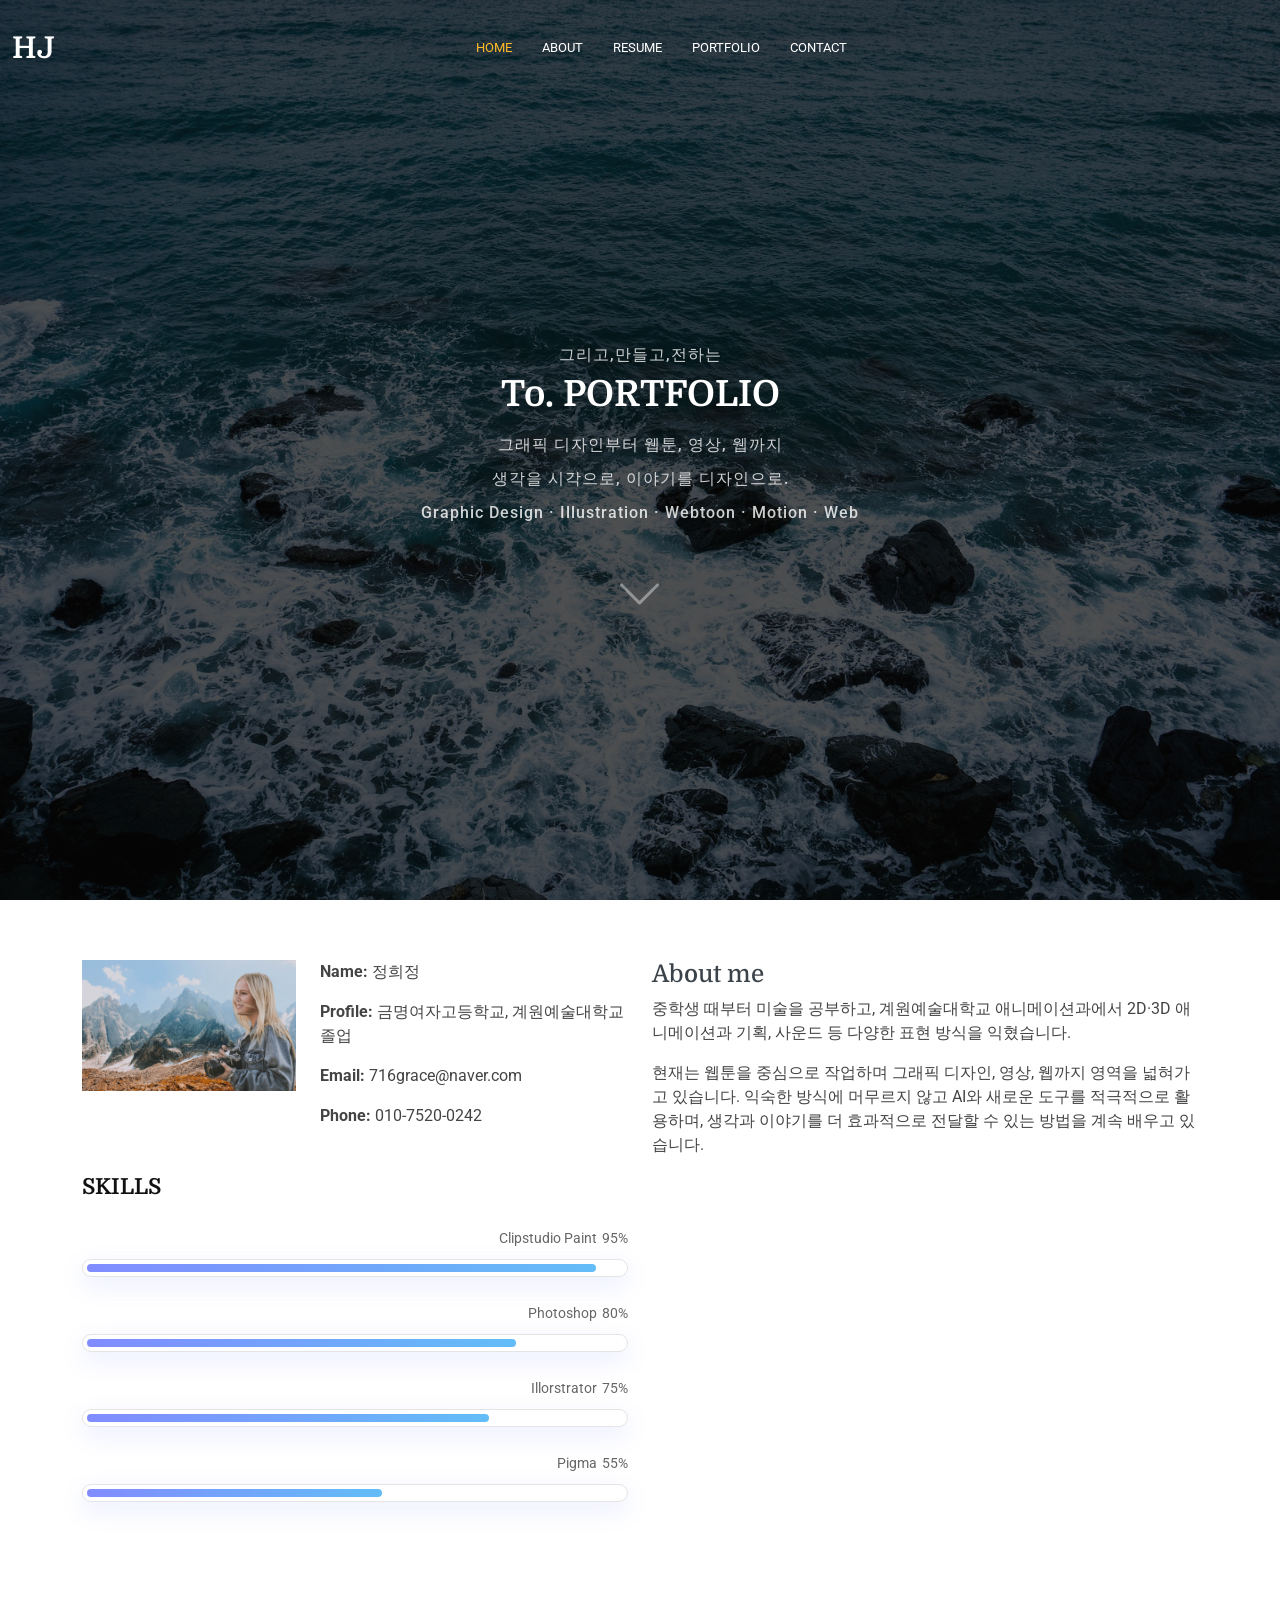
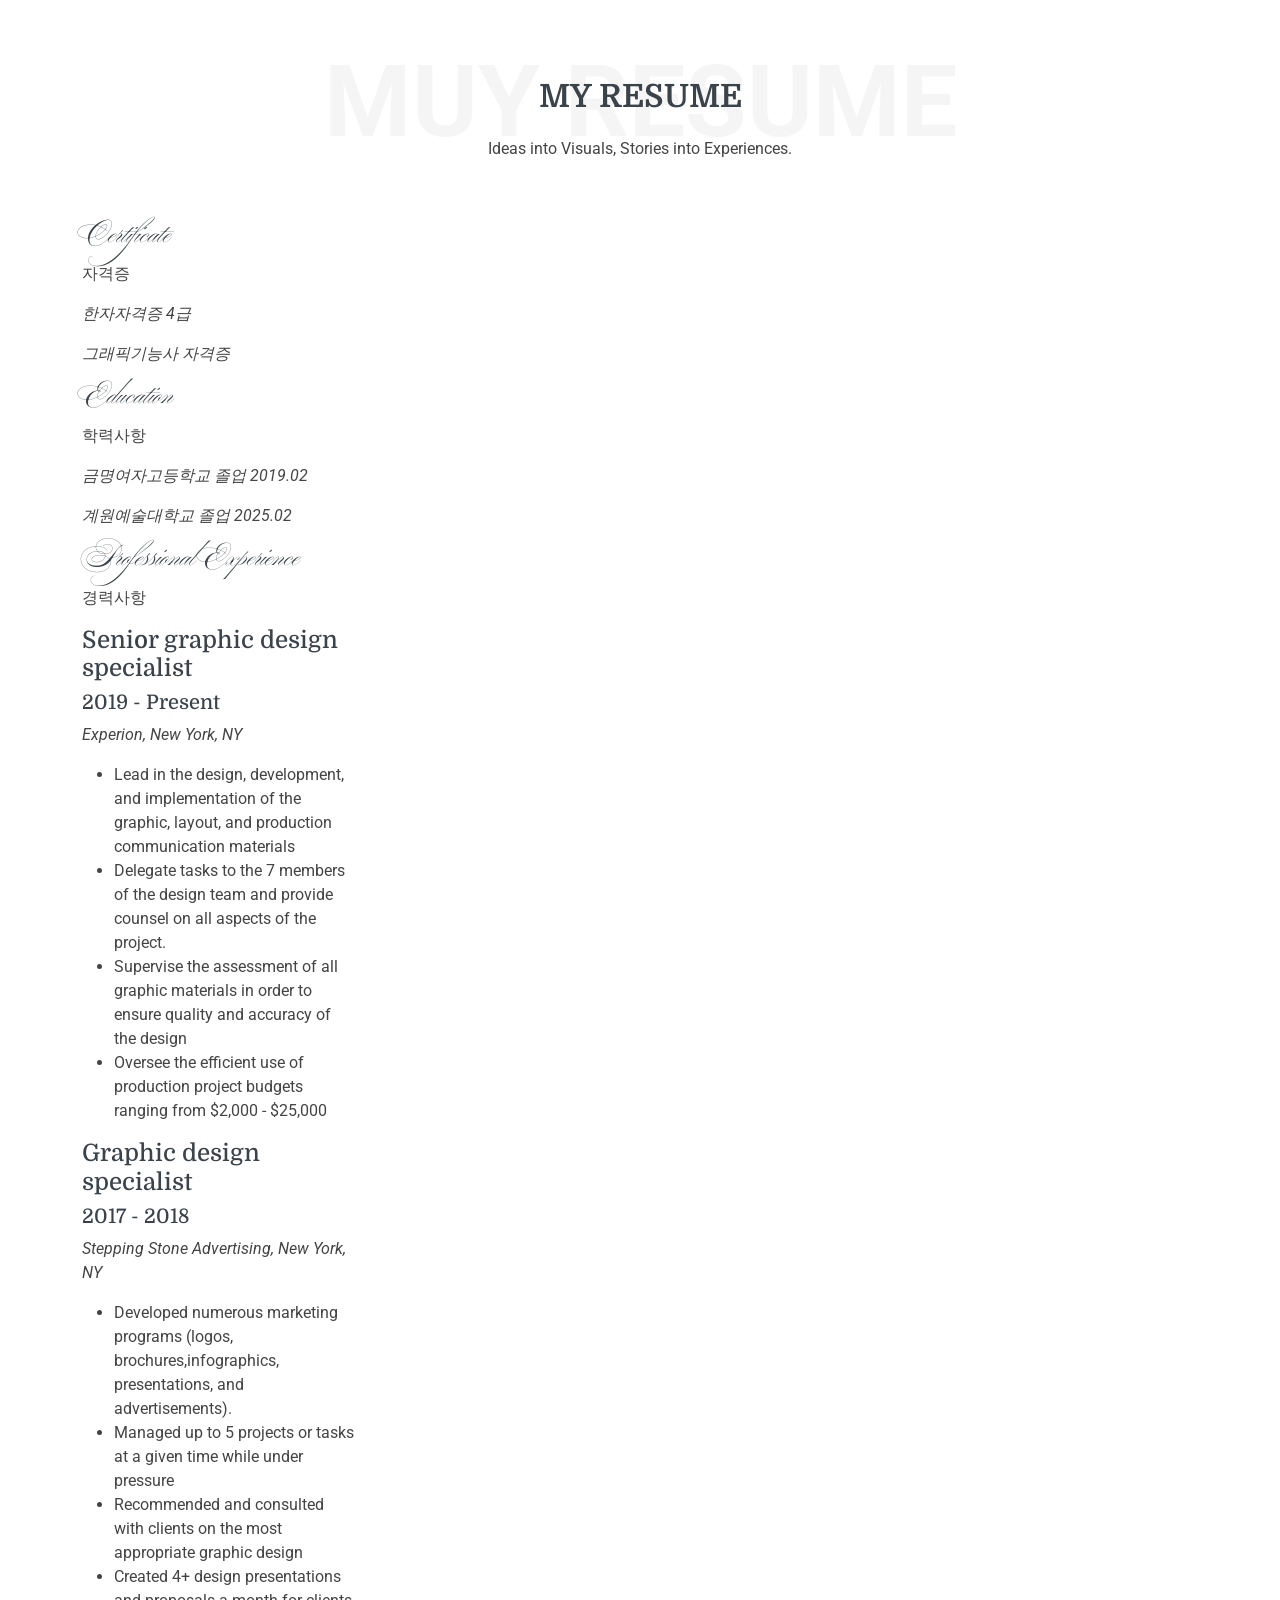
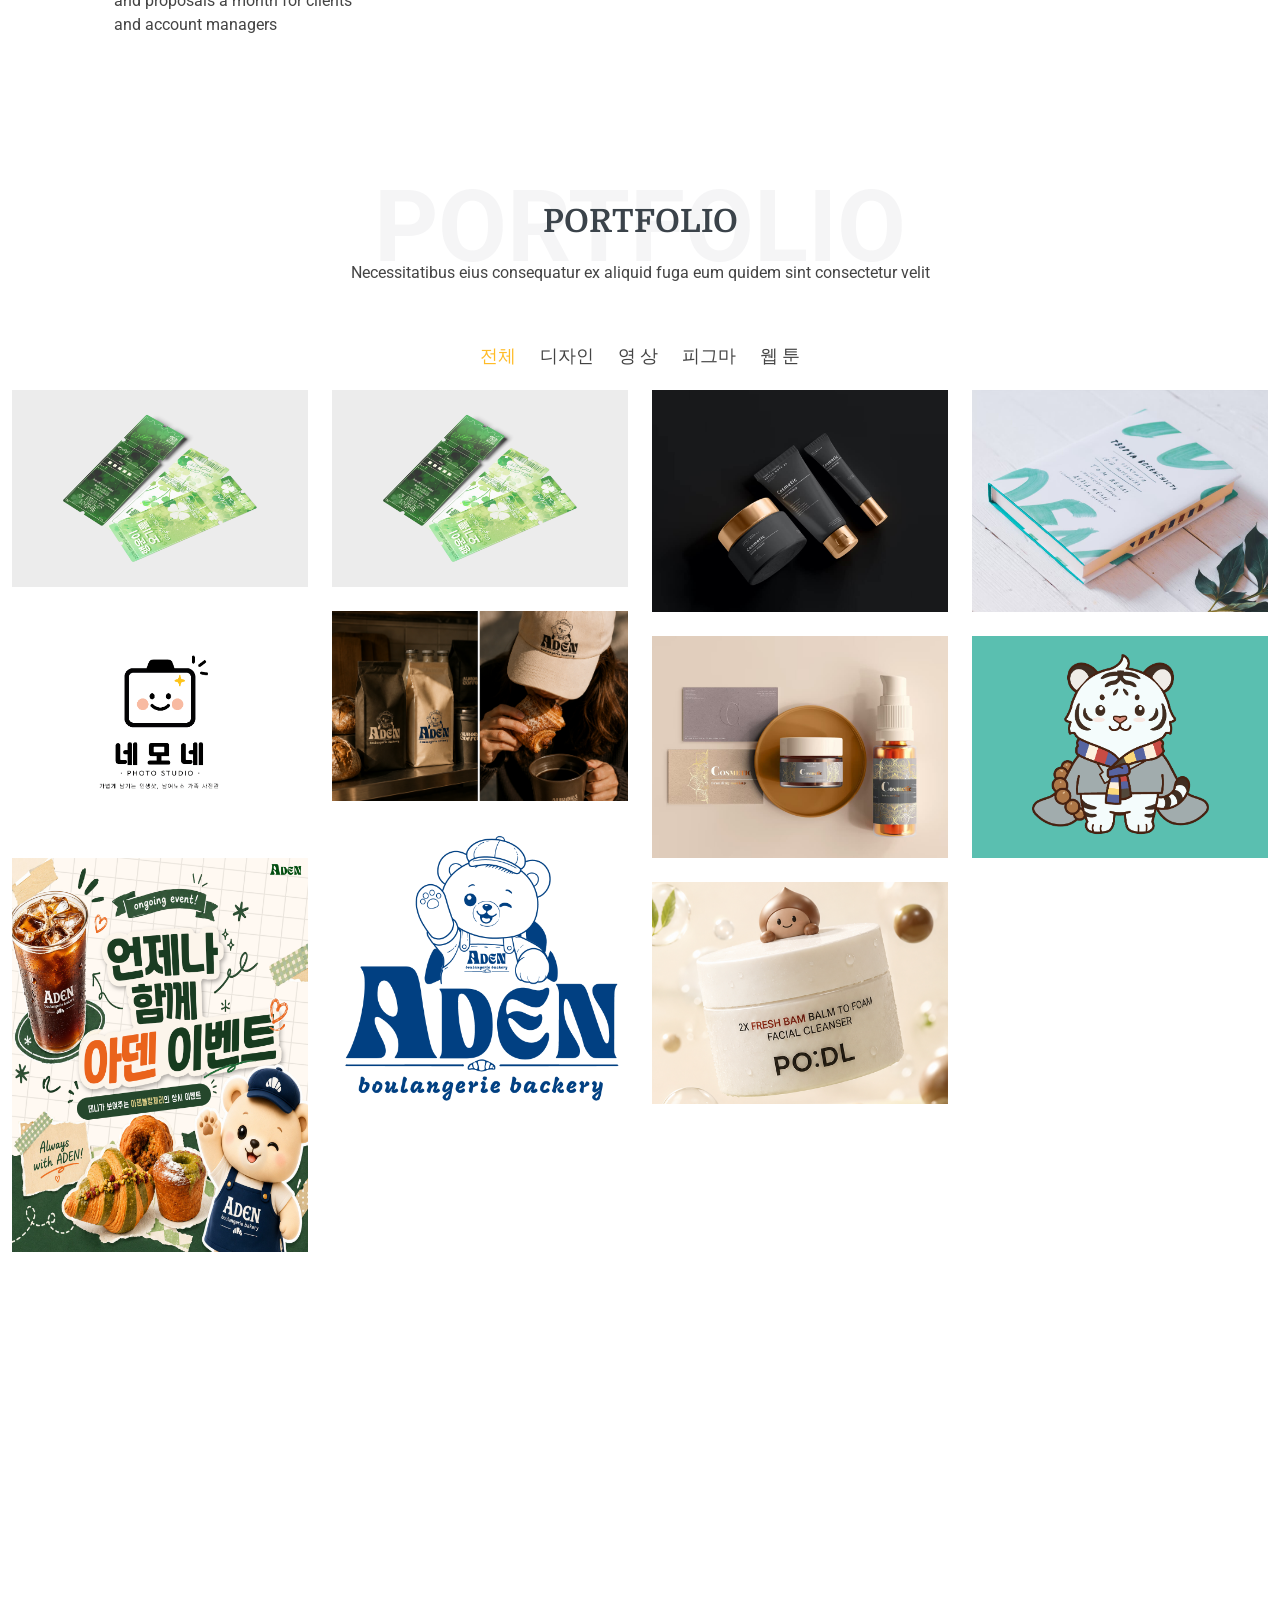
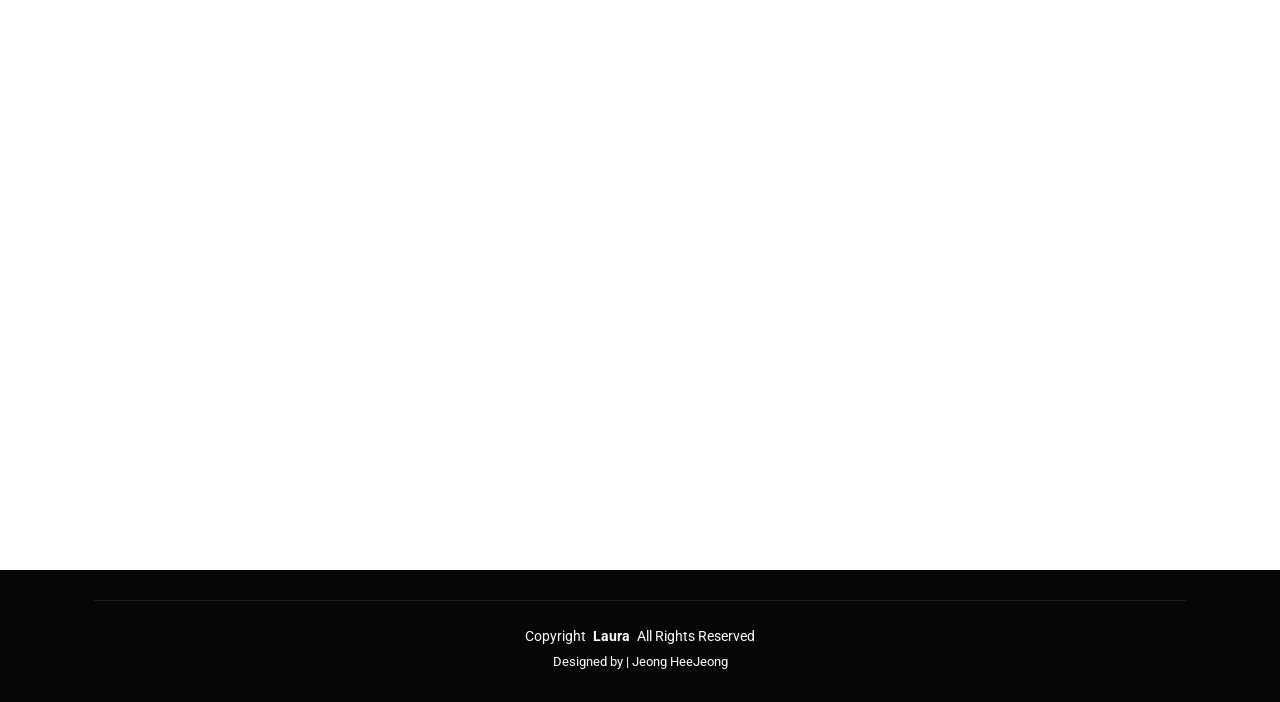
<file: index.html>
<!DOCTYPE html>
<html lang="ko">

<head>
  <meta charset="utf-8">
  <meta content="width=device-width, initial-scale=1.0" name="viewport">
  <meta name="author" content="정희정">
  <meta name="description" content="안녕하세요. 웹툰 및 디자인 전문입니다...">
  <meta name="keywords" content="포토폴리오,html,css,js,영상,디자인,웹툰">
  <meta name="robots" content="noindex, nofollow">

  <title>정희정 포트폴리오</title>

  <!-- Favicons -->
  <link href="assets/img/아이콘 파랑.ico" rel="icon">
  <link href="assets/img/apple-touch-icon.png" rel="apple-touch-icon">

  <!-- Fonts -->
  <link href="https://fonts.googleapis.com" rel="preconnect">
  <link href="https://fonts.gstatic.com" rel="preconnect" crossorigin>
  <link href="https://fonts.googleapis.com/css2?family=Roboto:ital,wght@0,100;0,300;0,400;0,500;0,700;0,900;1,100;1,300;1,400;1,500;1,700;1,900&family=Quicksand:wght@300;400;500;600;700&family=Domine:wght@400;500;600;700&display=swap" rel="stylesheet">

  <!-- Vendor CSS Files -->
  <link href="assets/vendor/bootstrap/css/bootstrap.min.css" rel="stylesheet">
  <link href="assets/vendor/bootstrap-icons/bootstrap-icons.css" rel="stylesheet">
  <link href="assets/vendor/aos/aos.css" rel="stylesheet">
  <link href="assets/vendor/swiper/swiper-bundle.min.css" rel="stylesheet">
  <link href="assets/vendor/glightbox/css/glightbox.min.css" rel="stylesheet">

  <!-- Main CSS File -->
  <link href="assets/css/main.css" rel="stylesheet">

  
</head>

<body class="index-page">

  <header id="header" class="header d-flex align-items-center fixed-top">
    <div class="container-fluid position-relative d-flex align-items-center justify-content-between">

      <a href="index.html" class="logo d-flex align-items-center me-auto me-xl-0">
        <!-- Uncomment the line below if you also wish to use an image logo -->
        <!-- <img src="assets/img/logo.png" alt=""> -->
        <!-- <img src="./assets/img/apple-touch-icon.png" alt="">-->
        <h1 class="sitename ballet-kim">HJ</h1>
      </a>

      <nav id="navmenu" class="navmenu">
        <ul>
          <li><a href="#hero" >Home</a></li>
          <li><a href="#about">About</a></li>
          <li><a href="#resume" >Resume</a></li>
          <!-- <li><a href="#services">Services</a></li> -->
          <li><a href="#portfolio">Portfolio</a></li>
          
          <li><a href="#contact">Contact</a></li>
        </ul>
        <i class="mobile-nav-toggle d-xl-none bi bi-view-list"></i>
      </nav>

      <div class="header-social-links">
        <!-- <a href="#" class="twitter"><i class="bi bi-twitter-x"></i></a>
        <a href="#" class="facebook"><i class="bi bi-facebook"></i></a>>
        <a href="#" class="instagram"><i class="bi bi-instagram"></i></a>
        <a href="#" class="linkedin"><i class="bi bi-linkedin"></i></a> -->
      </div>

    </div>
  </header>

  <main class="main">

    <!-- Hero Section -->
    <section id="hero" class="hero section dark-background">

      <img src="assets/img/yujeong_huh-korea-5531890_1920.jpg" alt="" data-aos="fade-in">

      <div class="container text-center" data-aos="flip-left" data-aos-delay="500">
        <p>그리고,만들고,전하는</p>
        <h2 class="ballet-kim"> To. PORTFOLIO</h2>
        <p>그래픽 디자인부터 웹툰, 영상, 웹까지 </p>
        <p>생각을 시각으로, 이야기를 디자인으로.</p>
        <P>Graphic Design · Illustration · Webtoon · Motion · Web</P>
        <a href="#portfolio" class="btn-scroll" title="Scroll Down"><i class="bi bi-chevron-down"></i></a>
      </div>

    </section><!-- /Hero Section -->


    <!-- About Section -->
    <section id="about" class="about section">

      <div class="container" data-aos="zoom-in" data-aos-delay="100">

        <div class="row gy-4">
          <div class="col-md-6">

            <div class="row justify-content-between gy-4">
              <div class="col-lg-5">
                <img src="assets/img/hero-bg.jpg" class="img-fluid" alt="">
              </div>
              <div class="col-lg-7 about-info">
                <p><strong>Name: </strong> <span>정희정</span></p>
                <p><strong>Profile: </strong> <span>금명여자고등학교, 계원예술대학교 졸업</span></p>
                <p><strong>Email: </strong> <span>716grace@naver.com</span></p>
                <p><strong>Phone: </strong> <span>010-7520-0242</span></p>
              </div>
            </div>

            <div class="skills-content skills-animation">

              <h5>Skills</h5>

              <div class="progress">
                <span class="skill"><span>Clipstudio Paint</span> <i class="val">95%</i></span>
                <div class="progress-bar-wrap">
                  <div class="progress-bar" role="progressbar" aria-valuenow="95" aria-valuemin="0" aria-valuemax="100"></div>
                </div>
              </div><!-- End Skills Item -->

              <div class="progress">
                <span class="skill"><span>Photoshop</span> <i class="val">80%</i></span>
                <div class="progress-bar-wrap">
                  <div class="progress-bar" role="progressbar" aria-valuenow="80" aria-valuemin="0" aria-valuemax="100"></div>
                </div>
              </div><!-- End Skills Item -->

              <div class="progress">
                <span class="skill"><span>Illorstrator</span> <i class="val">75%</i></span>
                <div class="progress-bar-wrap">
                  <div class="progress-bar" role="progressbar" aria-valuenow="75" aria-valuemin="0" aria-valuemax="100"></div>
                </div>
              </div><!-- End Skills Item -->

              <div class="progress">
                <span class="skill"><span>Pigma</span> <i class="val">55%</i></span>
                <div class="progress-bar-wrap">
                  <div class="progress-bar" role="progressbar" aria-valuenow="55" aria-valuemin="0" aria-valuemax="100"></div>
                </div>
              </div><!-- End Skills Item -->

            </div>
          </div>

          <div class="col-md-6">
            <div class="about-me">
              <h4>About me</h4>
              <p>
                중학생 때부터 미술을 공부하고, 계원예술대학교 애니메이션과에서 2D·3D 애니메이션과 기획, 사운드 등 다양한 표현 방식을 익혔습니다.
              </p>
              <p>
                현재는 웹툰을 중심으로 작업하며 그래픽 디자인, 영상, 웹까지 영역을 넓혀가고 있습니다. 익숙한 방식에 머무르지 않고 AI와 새로운 도구를 적극적으로 활용하며, 생각과 이야기를 더 효과적으로 전달할 수 있는 방법을 계속 배우고 있습니다.
              </p>
              
              </p>
            </div>
          </div>
        </div>

      </div>

    </section><!-- /About Section -->

    <!-- Resume Section -->
    <section id="resume" class="resume section">

      <!-- Section Title -->
      <div class="container section-title" data-aos="fade-up">
        <span class="description-title">Muy Resume</span>
        <h2>My Resume</h2>
        <p>Ideas into Visuals, Stories into Experiences.</p>
      </div><!-- End Section Title -->

      <div class="container">

        <div class="row">

          <div class="col-lg-6" data-aos="fade-up" data-aos-delay="100">
            <h3 class="resume-title ballet-kim">Certificate</h3>
            <p>자격증</p>

            <div class="resume-item">
              <!-- <h4>Master of Fine Arts &amp; Graphic Design</h4>
              <h5>2015 - 2016</h5> -->
              <p><em>한자자격증 4급 </em></p>
              <!-- <p>Qui deserunt veniam. Et sed aliquam labore tempore sed quisquam iusto autem sit. Ea vero voluptatum qui ut dignissimos deleniti nerada porti sand markend</p>
            </div>Edn Resume Item -->

            <div class="resume-item">
              <!-- <h4>Master of Fine Arts &amp; Graphic Design</h4>
              <h5>2015 - 2016</h5> -->
              <p><em>그래픽기능사 자격증 </em></p>
              <!-- <p>Qui deserunt veniam. Et sed aliquam labore tempore sed quisquam iusto autem sit. Ea vero voluptatum qui ut dignissimos deleniti nerada porti sand markend</p>
            </div>Edn Resume Item -->

            <h3 class="resume-title">Education</h3>
            <p>학력사항</p>
            <div class="resume-item">
              <!-- <h4>Master of Fine Arts &amp; Graphic Design</h4>
              <h5>2015 - 2016</h5> -->
              <p><em>금명여자고등학교 졸업 2019.02</em></p>
              <!-- <p>Qui deserunt veniam. Et sed aliquam labore tempore sed quisquam iusto autem sit. Ea vero voluptatum qui ut dignissimos deleniti nerada porti sand markend</p>
            </div>Edn Resume Item -->

            <div class="resume-item">
              <!-- <h4>Bachelor of Fine Arts &amp; Graphic Design</h4>
              <h5>2010 - 2014</h5> -->
              <p><em>계원예술대학교 졸업 2025.02</em></p>
              <!-- <p>Quia nobis sequi est occaecati aut. Repudiandae et iusto quae reiciendis et quis Eius vel ratione eius unde vitae rerum voluptates asperiores voluptatem Earum molestiae consequatur neque etlon sader mart dila</p>
            </div>Edn Resume Item -->

          </div>

          <div class="col-lg-6" data-aos="fade-up" data-aos-delay="200">
            <h3 class="resume-title">Professional Experience</h3>
            <p>경력사항</p>
            <div class="resume-item">
              <h4>Senior graphic design specialist</h4>
              <h5>2019 - Present</h5>
              <p><em>Experion, New York, NY </em></p>
              <ul>
                <li>Lead in the design, development, and implementation of the graphic, layout, and production communication materials</li>
                <li>Delegate tasks to the 7 members of the design team and provide counsel on all aspects of the project. </li>
                <li>Supervise the assessment of all graphic materials in order to ensure quality and accuracy of the design</li>
                <li>Oversee the efficient use of production project budgets ranging from $2,000 - $25,000</li>
              </ul>
            </div><!-- Edn Resume Item -->

            <div class="resume-item">
              <h4>Graphic design specialist</h4>
              <h5>2017 - 2018</h5>
              <p><em>Stepping Stone Advertising, New York, NY</em></p>
              <ul>
                <li>Developed numerous marketing programs (logos, brochures,infographics, presentations, and advertisements).</li>
                <li>Managed up to 5 projects or tasks at a given time while under pressure</li>
                <li>Recommended and consulted with clients on the most appropriate graphic design</li>
                <li>Created 4+ design presentations and proposals a month for clients and account managers</li>
              </ul>
            </div><!-- Edn Resume Item -->

          </div>

        </div>

      </div>

    </section><!-- /Resume Section -->


    <!-- Portfolio Section -->
    <section id="portfolio" class="portfolio section">

      <!-- Section Title -->
      <div class="container section-title" data-aos="fade-up">
        <span class="description-title">Portfolio</span>
        <h2>Portfolio</h2>
        <p>Necessitatibus eius consequatur ex aliquid fuga eum quidem sint consectetur velit</p>
      </div><!-- End Section Title -->

      <div class="container-fluid">

        <div class="isotope-layout" data-default-filter="*" data-layout="masonry" data-sort="original-order">

          <ul class="portfolio-filters isotope-filters" data-aos="fade-up" data-aos-delay="100">
            <li data-filter="*" class="filter-active">전체</li>
            <li data-filter=".filter-app">디자인</li>
            <li data-filter=".filter-product">영 상</li>
            <li data-filter=".filter-branding">피그마</li>
            <li data-filter=".filter-books">웹 툰</li>
          </ul><!-- End Portfolio Filters -->

          <div class="row g-4 isotope-container" data-aos="fade-up" data-aos-delay="200">

            <div class="col-xl-3 col-lg-4 col-md-6 portfolio-item isotope-item filter-app">
              <div class="portfolio-content h-100">
                <img src="assets/img/portfolio/티켓asd3.jpg" class="img-fluid" alt="">
                <div class="portfolio-info">
                  <h4>축제 리디자인</h4>
                  <p>대학축제 포스터+리플렛</p>
                  <a href="assets/img/portfolio/티켓asd3.jpg" data-gallery="portfolio-gallery-app" class="glightbox preview-link"><i class="bi bi-zoom-in"></i></a>
                  <a href="portfolio-details-1.html" title="More Details" class="details-link"><i class="bi bi-link-45deg"></i></a>
                </div>
              </div>
            </div><!-- End Portfolio Item -->

            <div class="col-xl-3 col-lg-4 col-md-6 portfolio-item isotope-item filter-product">
              <div class="portfolio-content h-100">
                <img src="assets/img/티켓asd3.jpg" class="img-fluid" alt="">
                <div class="portfolio-info">
                  <h4>홍보 영상 제작</h4>
                  <p>부산브랜딩페스타 홍보 영상</p>
                  <a href="assets/img/portfolio/product-1.jpg" data-gallery="portfolio-gallery-product" class="glightbox preview-link"><i class="bi bi-zoom-in"></i></a>
                  <a href="portfolio-details-2.html" title="More Details" class="details-link"><i class="bi bi-link-45deg"></i></a>
                </div>
              </div>
            </div><!-- End Portfolio Item -->

            <div class="col-xl-3 col-lg-4 col-md-6 portfolio-item isotope-item filter-branding">
              <div class="portfolio-content h-100">
                <img src="assets/img/portfolio/branding-1.jpg" class="img-fluid" alt="">
                <div class="portfolio-info">
                  <h4>팀 프로젝트</h4>
                  <p>아덴블랑제리 웹페이지</p>
                  <a href="assets/img/portfolio/branding-1.jpg" data-gallery="portfolio-gallery-branding" class="glightbox preview-link"><i class="bi bi-zoom-in"></i></a>
                  <a href="portfolio-details-1-6.html" title="More Details" class="details-link"><i class="bi bi-link-45deg"></i></a>
                </div>
              </div>
            </div><!-- End Portfolio Item -->

            <div class="col-xl-3 col-lg-4 col-md-6 portfolio-item isotope-item filter-books">
              <div class="portfolio-content h-100">
                <img src="assets/img/portfolio/books-1.jpg" class="img-fluid" alt="">
                <div class="portfolio-info">
                  <h4>웹툰 어시스트</h4>
                  <p>어린 악당의 해피엔딩을 위하여 후보정</p>
                  <a href="assets/img/portfolio/books-1.jpg" data-gallery="portfolio-gallery-book" class="glightbox preview-link"><i class="bi bi-zoom-in"></i></a>
                  <a href="portfolio-details.html" title="More Details" class="details-link"><i class="bi bi-link-45deg"></i></a>
                </div>
              </div>
            </div><!-- End Portfolio Item -->

            <div class="col-xl-3 col-lg-4 col-md-6 portfolio-item isotope-item filter-app">
              <div class="portfolio-content h-100">
                <img src="assets/img/portfolio/로고디자인흑백.png" class="img-fluid" alt="">
                <div class="portfolio-info">
                  <h4>로고 디자인</h4>
                  <p>사진관 네모네 로고 디자인</p>
                  <a href="assets/img/portfolio/로고디자인흑백.png" data-gallery="portfolio-gallery-app" class="glightbox preview-link"><i class="bi bi-zoom-in"></i></a>
                  <a href="portfolio-details-1-2.html" title="More Details" class="details-link"><i class="bi bi-link-45deg"></i></a>
                </div>
              </div>
            </div><!-- End Portfolio Item -->

            <div class="col-xl-3 col-lg-4 col-md-6 portfolio-item isotope-item filter-product">
              <div class="portfolio-content h-100">
                <img src="assets/img/portfolio/아덴목업.png" class="img-fluid" alt="">
                <div class="portfolio-info">
                  <h4>팀 프로젝트</h4>
                  <p>아덴블랑제리 홍보 영상</p>
                  <a href="assets/img/portfolio/아덴목업.png" data-gallery="portfolio-gallery-product" class="glightbox preview-link"><i class="bi bi-zoom-in"></i></a>
                  <a href="portfolio-details-3.html" title="More Details" class="details-link"><i class="bi bi-link-45deg"></i></a>
                </div>
              </div>
            </div><!-- End Portfolio Item -->

            <div class="col-xl-3 col-lg-4 col-md-6 portfolio-item isotope-item filter-branding">
              <div class="portfolio-content h-100">
                <img src="assets/img/portfolio/branding-2.jpg" class="img-fluid" alt="">
                <div class="portfolio-info">
                  <h4>홍보 영상 템플릿 활용</h4>
                  <p>2026 아시안 게임 홍보 영상</p>
                  <a href="assets/img/portfolio/branding-2.jpg" data-gallery="portfolio-gallery-branding" class="glightbox preview-link"><i class="bi bi-zoom-in"></i></a>
                  <a href="portfolio-details.html" title="More Details" class="details-link"><i class="bi bi-link-45deg"></i></a>
                </div>
              </div>
            </div><!-- End Portfolio Item -->

            <div class="col-xl-3 col-lg-4 col-md-6 portfolio-item isotope-item filter-app">
              <div class="portfolio-content h-100">
                <img src="assets/img/portfolio/산신이.png" class="img-fluid" alt="">
                <div class="portfolio-info">
                  <h4>부산 국제 불교 박람회 캐릭터</h4>
                  <p>산신이</p>
                  <a href="assets/img/portfolio/산신 상세페이지.png" title="App 1" data-gallery="portfolio-gallery-app" class="glightbox preview-link"><i class="bi bi-zoom-in"></i></a>
                  <a href="portfolio-details-1-3.html" title="More Details" class="details-link"><i class="bi bi-link-45deg"></i></a>
                </div>
              </div>
            </div><!-- End Portfolio Item -->

            <div class="col-xl-3 col-lg-4 col-md-6 portfolio-item isotope-item filter-app">
              <div class="portfolio-content h-100">
                <img src="assets/img/portfolio/아덴로고-불투명.png" class="img-fluid" alt="">
                <div class="portfolio-info">
                  <a href="assets/img/portfolio/아덴로고-불투명.png" data-gallery="portfolio-gallery-app" class="glightbox preview-link"><i class="bi bi-zoom-in"></i></a>
                  <a href="portfolio-details-1-4.html" title="More Details" class="details-link"><i class="bi bi-link-45deg"></i></a>
                </div>
              </div>
            </div><!-- End Portfolio Item -->

            <div class="col-xl-3 col-lg-4 col-md-6 portfolio-item isotope-item filter-app">
              <div class="portfolio-content h-100">
                <img src="assets/img/portfolio/아덴-상시이벤트1.png" class="img-fluid" alt="">
                <div class="portfolio-info">
                  <h4>광고 그래픽 디자인</h4>
                  <p>인스타그램 카드뉴스</p>
                  <a href="assets/img/portfolio/아덴-상시이벤트1.png" data-gallery="portfolio-gallery-app" class="glightbox preview-link"><i class="bi bi-zoom-in"></i></a>
                  <a href="portfolio-details-1-5.html" title="More Details" class="details-link"><i class="bi bi-link-45deg"></i></a>
                </div>
              </div>
            </div><!-- End Portfolio Item -->

             <div class="col-xl-3 col-lg-4 col-md-6 portfolio-item isotope-item filter-app">
              <div class="portfolio-content h-100">
                <img src="assets/img/portfolio/포들 썸네일.png" class="img-fluid" alt="">
                <div class="portfolio-info">
                  <h4>화장품 상세페이지 리메이크</h4>
                  <p>포들 2x 프레쉬 밤투폼</p>
                  <a href="assets/img/portfolio/포들상세페이지전체.png" title="App 1" data-gallery="portfolio-gallery-app" class="glightbox preview-link"><i class="bi bi-zoom-in"></i></a>
                  
                </div>
              </div>
            </div><!-- End Portfolio Item -->

          </div><!-- End Portfolio Container -->

        </div>

      </div>

    </section><!-- /Portfolio Section -->


    <!-- Contact Section -->
    <section id="contact" class="contact section">

      <!-- Section Title -->
      <div class="container section-title" data-aos="fade-up">
        <span class="description-title">Contact</span>
        <h2>Contact</h2>
        <p>Necessitatibus eius consequatur ex aliquid fuga eum quidem sint consectetur velit</p>
      </div><!-- End Section Title -->

      <div class="container" data-aos="fade-up" data-aos-delay="100">

        <div class="row gy-4" data-aos="fade-up" data-aos-delay="200">

          <div class="col-lg-4">
            <div class="info-item d-flex flex-column justify-content-center align-items-center">
              <i class="bi bi-geo-alt"></i>
              <h3>Address</h3>
              <p>부산시 북구</p>
            </div>
          </div><!-- End Info Item -->

          <div class="col-lg-4">
            <div class="info-item d-flex flex-column justify-content-center align-items-center info-item-borders">
              <i class="bi bi-telephone"></i>
              <h3>Call Us</h3>
              <p>010 7520 ****</p>
            </div>
          </div><!-- End Info Item -->

          <div class="col-lg-4">
            <div class="info-item d-flex flex-column justify-content-center align-items-center">
              <i class="bi bi-envelope"></i>
              <h3>Email Us</h3>
              <p>716grace@gmail.com</p>
            </div>
          </div><!-- End Info Item -->

        </div>

        <form action="forms/contact.php" method="post" class="php-email-form" data-aos="fade-up" data-aos-delay="300">
          <div class="row gy-4">

            <div class="col-md-6">
              <input type="text" name="name" class="form-control" placeholder="Your Name" required="">
            </div>

            <div class="col-md-6 ">
              <input type="email" class="form-control" name="email" placeholder="Your Email" required="">
            </div>

            <div class="col-md-12">
              <input type="text" class="form-control" name="subject" placeholder="Subject" required="">
            </div>

            <div class="col-md-12">
              <textarea class="form-control" name="message" rows="6" placeholder="Message" required=""></textarea>
            </div>

            <div class="col-md-12 text-center">

              <button type="submit">Send Message</button>
              <button type="reset">Reset Message</button>
            </div>

          </div>
        </form><!-- End Contact Form -->

      </div>

    </section><!-- /Contact Section -->

  </main>

  <footer id="footer" class="footer position-relative dark-background">
    <div class="container">
      <div class="container">
        <div class="copyright">
          <span>Copyright</span> <strong class="px-1 sitename">Laura</strong> <span>All Rights Reserved</span>
        </div>
        <div class="credits">
          
          Designed by | Jeong HeeJeong</a>
        </div>
      </div>
    </div>
  </footer>

  <!-- Scroll Top -->
  <a href="#" id="scroll-top" class="scroll-top d-flex align-items-center justify-content-center"><i class="bi bi-arrow-bar-up"></i></a>

  <!-- Preloader -->
  <div id="preloader"></div>

  <!-- Vendor JS Files -->
<script src="assets/vendor/bootstrap/js/bootstrap.bundle.min.js"></script>
<script src="assets/vendor/php-email-form/validate.js"></script>
<script src="assets/vendor/aos/aos.js"></script>

<!-- Skills 애니메이션용 -->
<script src="assets/vendor/waypoints/noframework.waypoints.js"></script>

<script src="assets/vendor/swiper/swiper-bundle.min.js"></script>
<script src="assets/vendor/glightbox/js/glightbox.min.js"></script>
<script src="assets/vendor/imagesloaded/imagesloaded.pkgd.min.js"></script>
<script src="assets/vendor/isotope-layout/isotope.pkgd.min.js"></script>

<script src="assets/js/main.js"></script>

</body>

</html>
</file>
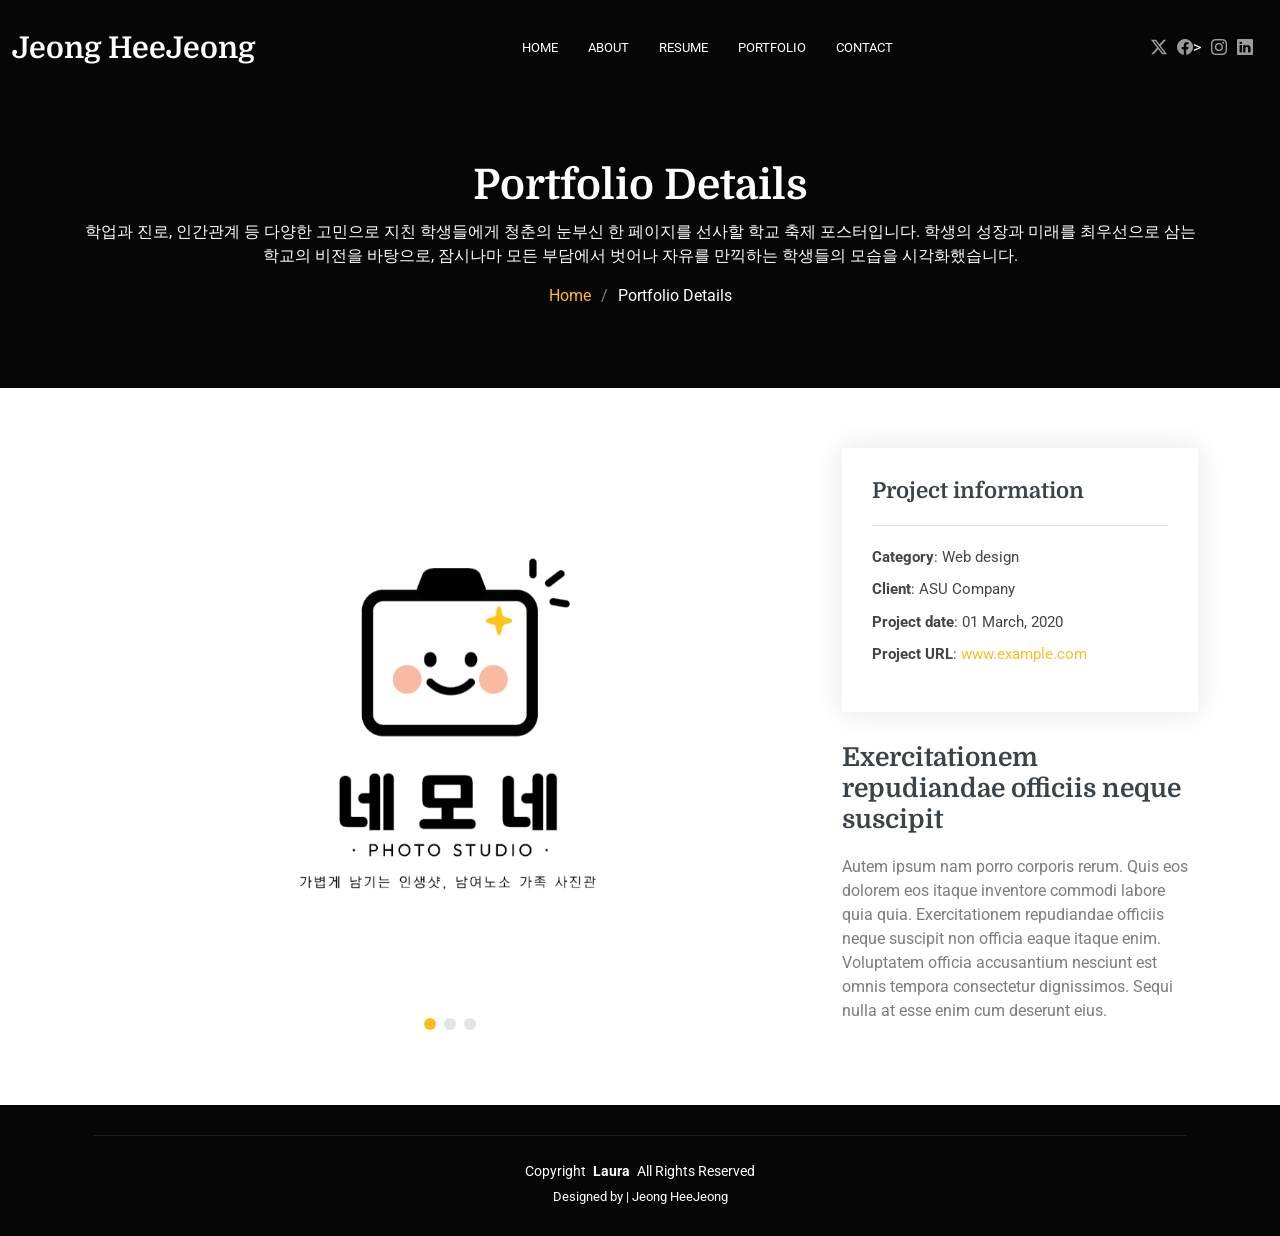
<file: portfolio-details-1-2.html>
<!DOCTYPE html>
<html lang="ko">

<head>
  <meta charset="utf-8">
  <meta content="width=device-width, initial-scale=1.0" name="viewport">
  <meta name="author" content="정희정">
  <meta name="description" content="안녕하세요. 웹툰 및 디자인 전문입니다...">
  <meta name="keywords" content="포토폴리오,html,css,js,영상,디자인,웹툰">
  <meta name="robots" content="noindex, nofollow">

  <title>정희정 포트폴리오</title>

  <!-- Favicons -->
  <link href="assets/img/favicon.png" rel="icon">
  <link href="assets/img/apple-touch-icon.png" rel="apple-touch-icon">

  <!-- Fonts -->
  <link href="https://fonts.googleapis.com" rel="preconnect">
  <link href="https://fonts.gstatic.com" rel="preconnect" crossorigin>
  <link href="https://fonts.googleapis.com/css2?family=Roboto:ital,wght@0,100;0,300;0,400;0,500;0,700;0,900;1,100;1,300;1,400;1,500;1,700;1,900&family=Quicksand:wght@300;400;500;600;700&family=Domine:wght@400;500;600;700&display=swap" rel="stylesheet">

  <!-- Vendor CSS Files -->
  <link href="assets/vendor/bootstrap/css/bootstrap.min.css" rel="stylesheet">
  <link href="assets/vendor/bootstrap-icons/bootstrap-icons.css" rel="stylesheet">
  <link href="assets/vendor/aos/aos.css" rel="stylesheet">
  <link href="assets/vendor/swiper/swiper-bundle.min.css" rel="stylesheet">
  <link href="assets/vendor/glightbox/css/glightbox.min.css" rel="stylesheet">

  <!-- Main CSS File -->
  <link href="assets/css/main.css" rel="stylesheet">

  
</head>

<body class="index-page">

  <header id="header" class="header d-flex align-items-center fixed-top">
    <div class="container-fluid position-relative d-flex align-items-center justify-content-between">

      <a href="index.html" class="logo d-flex align-items-center me-auto me-xl-0">
        <!-- Uncomment the line below if you also wish to use an image logo -->
        <!-- <img src="assets/img/logo.png" alt=""> -->
        <!-- <img src="./assets/img/apple-touch-icon.png" alt="">-->
        <h1 class="sitename ballet-kim">Jeong HeeJeong</h1>
      </a>

      <nav id="navmenu" class="navmenu">
        <ul>
          <li><a href="index.html#hero" >Home</a></li>
          <li><a href="index.html#about">About</a></li>
          <li><a href="index.html#resume" >Resume</a></li>
          <!-- <li><a href="#services">Services</a></li> -->
          <li><a href="index.html#portfolio">Portfolio</a></li>
          
          <li><a href="index.html#contact">Contact</a></li>
        </ul>
        <i class="mobile-nav-toggle d-xl-none bi bi-view-list"></i>
      </nav>

      <div class="header-social-links">
        <a href="#" class="twitter"><i class="bi bi-twitter-x"></i></a>
        <a href="#" class="facebook"><i class="bi bi-facebook"></i></a>>
        <a href="#" class="instagram"><i class="bi bi-instagram"></i></a>
        <a href="#" class="linkedin"><i class="bi bi-linkedin"></i></a>
      </div>

    </div>
  </header>

  <main class="main">

    <!-- Page Title -->
    <div class="page-title dark-background">
      <div class="container position-relative">
        <h1>Portfolio Details</h1>
        <p>학업과 진로, 인간관계 등 다양한 고민으로 지친 학생들에게 청춘의 눈부신 한 페이지를 선사할 학교 축제 포스터입니다. 학생의 성장과 미래를 최우선으로 삼는 학교의 비전을 바탕으로, 잠시나마 모든 부담에서 벗어나 자유를 만끽하는 학생들의 모습을 시각화했습니다.</p>
        <nav class="breadcrumbs">
          <ol>
            <li><a href="index.html">Home</a></li>
            <li class="current">Portfolio Details</li>
          </ol>
        </nav>
      </div>
    </div><!-- End Page Title -->

    <!-- Portfolio Details Section -->
    <section id="portfolio-details" class="portfolio-details section">

      <div class="container" data-aos="fade-up" data-aos-delay="100">

        <div class="row gy-4">

          <div class="col-lg-8">
            <div class="portfolio-details-slider swiper init-swiper">

              <script type="application/json" class="swiper-config">
                {
                  "loop": true,
                  "speed": 600,
                  "autoplay": {
                    "delay": 2000
                  },
                  "slidesPerView": "auto",
                  "pagination": {
                    "el": ".swiper-pagination",
                    "type": "bullets",
                    "clickable": true
                  }
                }
              </script>

              <div class="swiper-wrapper align-items-center">

                <div class="swiper-slide">
                  <img src="assets/img/portfolio/로고디자인흑백.png" alt="">
                </div>

                <div class="swiper-slide">
                  <img src="assets/img/portfolio/로고디자인노랑.png" alt="">
                </div>

                <div class="swiper-slide">
                  <img src="assets/img/portfolio/명함디자인.png" alt="">
                </div>

                <!-- <div class="swiper-slide">
                  <img src="assets/img/portfolio/books-1.jpg" alt="">
                </div> -->

              </div>
              <div class="swiper-pagination"></div>
            </div>
          </div>

          <div class="col-lg-4">
            <div class="portfolio-info" data-aos="fade-up" data-aos-delay="200">
              <h3>Project information</h3>
              <ul>
                <li><strong>Category</strong>: Web design</li>
                <li><strong>Client</strong>: ASU Company</li>
                <li><strong>Project date</strong>: 01 March, 2020</li>
                <li><strong>Project URL</strong>: <a href="#">www.example.com</a></li>
              </ul>
            </div>
            <div class="portfolio-description" data-aos="fade-up" data-aos-delay="300">
              <h2>Exercitationem repudiandae officiis neque suscipit</h2>
              <p>
                Autem ipsum nam porro corporis rerum. Quis eos dolorem eos itaque inventore commodi labore quia quia. Exercitationem repudiandae officiis neque suscipit non officia eaque itaque enim. Voluptatem officia accusantium nesciunt est omnis tempora consectetur dignissimos. Sequi nulla at esse enim cum deserunt eius.
              </p>
            </div>
          </div>

        </div>

      </div>

    </section><!-- /Portfolio Details Section -->

  </main>

  <footer id="footer" class="footer position-relative dark-background">
    <div class="container">
      <div class="container">
        <div class="copyright">
          <span>Copyright</span> <strong class="px-1 sitename">Laura</strong> <span>All Rights Reserved</span>
        </div>
        <div class="credits">
          
          Designed by | Jeong HeeJeong</a>
        </div>
      </div>
    </div>
  </footer>

  <!-- Scroll Top -->
  <a href="#" id="scroll-top" class="scroll-top d-flex align-items-center justify-content-center"><i class="bi bi-arrow-bar-up"></i></a>

  <!-- Preloader -->
  <div id="preloader"></div>

  <!-- Vendor JS Files -->
  <script src="assets/vendor/bootstrap/js/bootstrap.bundle.min.js"></script>
  <script src="assets/vendor/php-email-form/validate.js"></script>
  <script src="assets/vendor/aos/aos.js"></script>
  <script src="assets/vendor/swiper/swiper-bundle.min.js"></script>
  <script src="assets/vendor/glightbox/js/glightbox.min.js"></script>
  <script src="assets/vendor/imagesloaded/imagesloaded.pkgd.min.js"></script>
  <script src="assets/vendor/isotope-layout/isotope.pkgd.min.js"></script>

  <!-- Main JS File -->
  <script src="assets/js/main.js"></script>

</body>

</html>
</file>
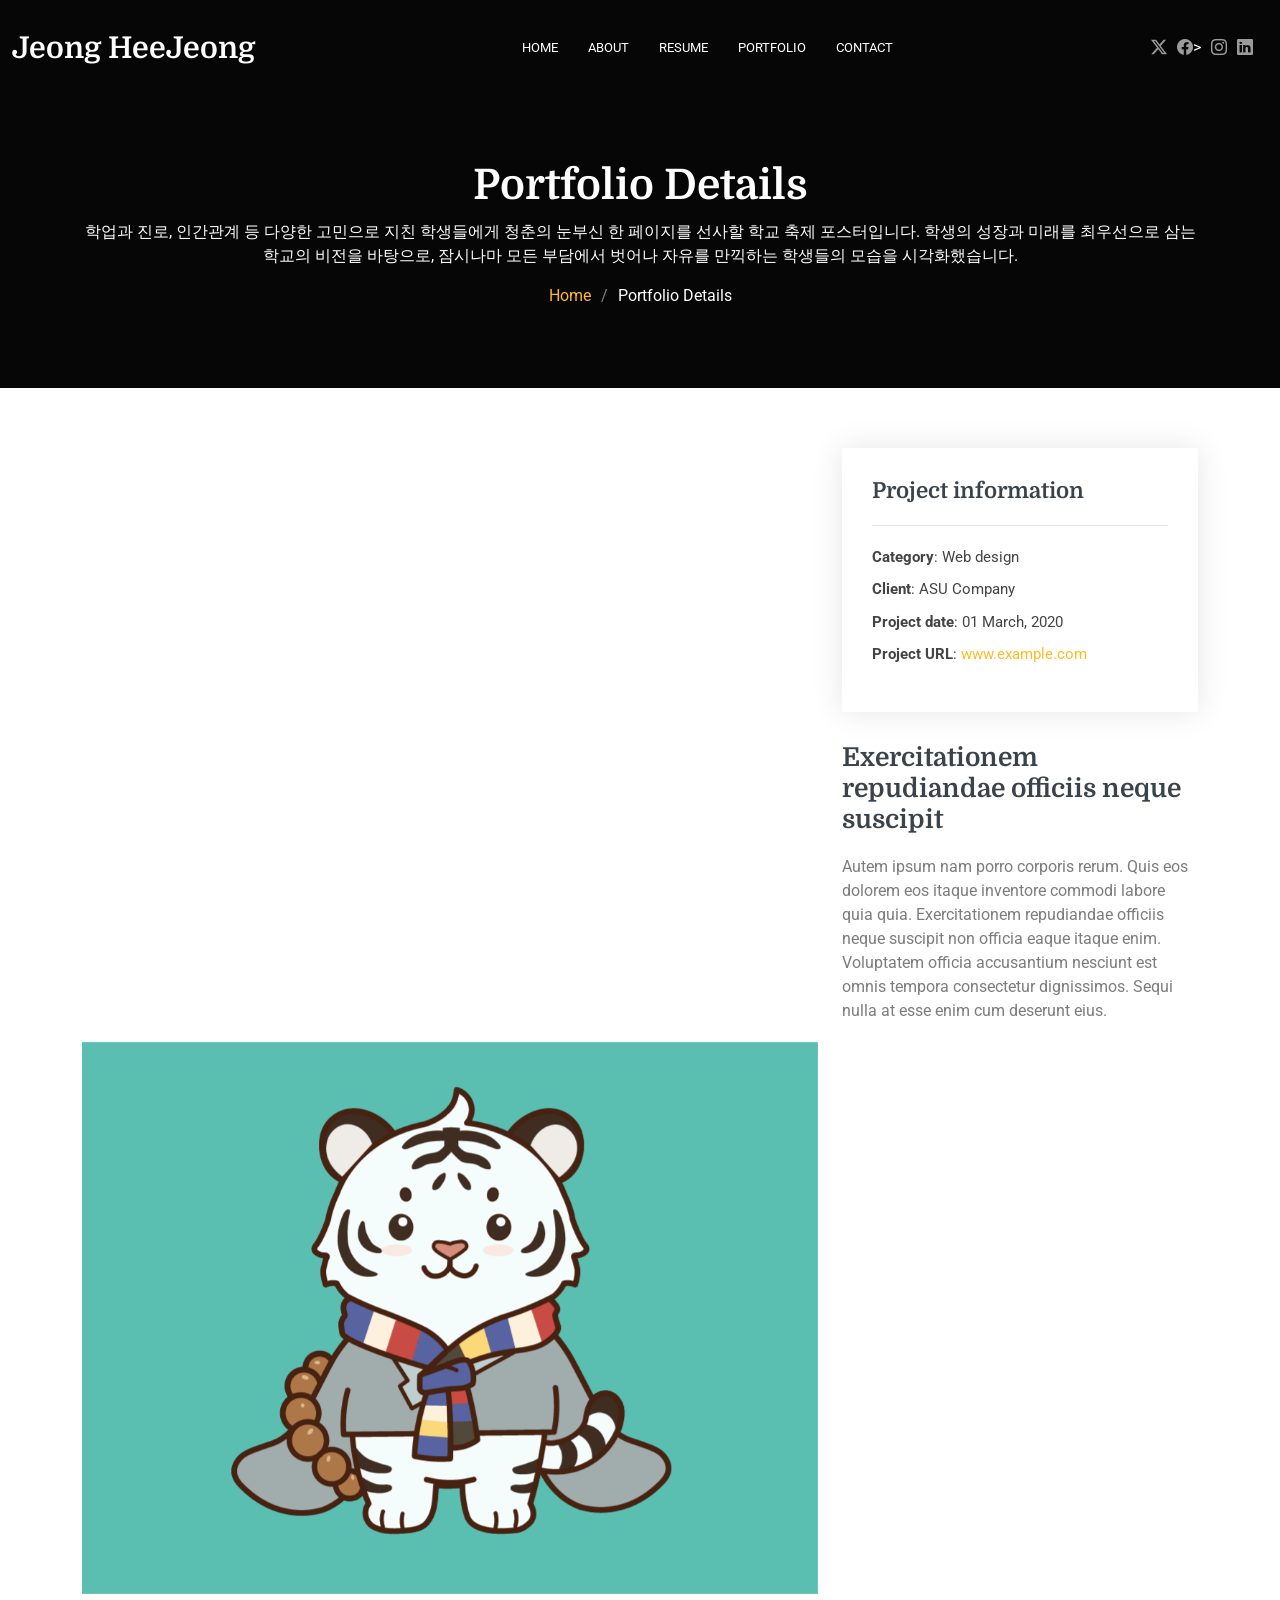
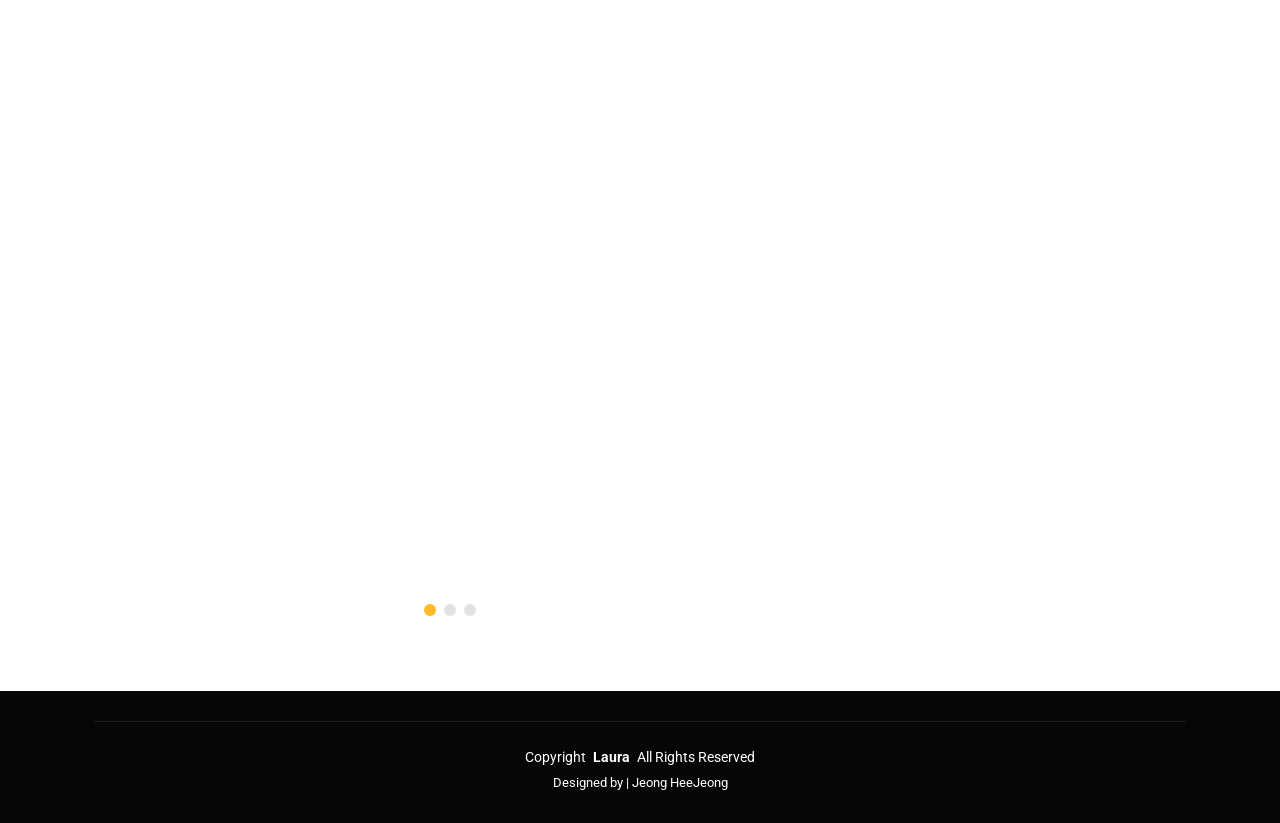
<file: portfolio-details-1-3.html>
<!DOCTYPE html>
<html lang="ko">

<head>
  <meta charset="utf-8">
  <meta content="width=device-width, initial-scale=1.0" name="viewport">
  <meta name="author" content="정희정">
  <meta name="description" content="안녕하세요. 웹툰 및 디자인 전문입니다...">
  <meta name="keywords" content="포토폴리오,html,css,js,영상,디자인,웹툰">
  <meta name="robots" content="noindex, nofollow">

  <title>정희정 포트폴리오</title>

  <!-- Favicons -->
  <link href="assets/img/favicon.png" rel="icon">
  <link href="assets/img/apple-touch-icon.png" rel="apple-touch-icon">

  <!-- Fonts -->
  <link href="https://fonts.googleapis.com" rel="preconnect">
  <link href="https://fonts.gstatic.com" rel="preconnect" crossorigin>
  <link href="https://fonts.googleapis.com/css2?family=Roboto:ital,wght@0,100;0,300;0,400;0,500;0,700;0,900;1,100;1,300;1,400;1,500;1,700;1,900&family=Quicksand:wght@300;400;500;600;700&family=Domine:wght@400;500;600;700&display=swap" rel="stylesheet">

  <!-- Vendor CSS Files -->
  <link href="assets/vendor/bootstrap/css/bootstrap.min.css" rel="stylesheet">
  <link href="assets/vendor/bootstrap-icons/bootstrap-icons.css" rel="stylesheet">
  <link href="assets/vendor/aos/aos.css" rel="stylesheet">
  <link href="assets/vendor/swiper/swiper-bundle.min.css" rel="stylesheet">
  <link href="assets/vendor/glightbox/css/glightbox.min.css" rel="stylesheet">

  <!-- Main CSS File -->
  <link href="assets/css/main.css" rel="stylesheet">

  
</head>

<body class="index-page">

  <header id="header" class="header d-flex align-items-center fixed-top">
    <div class="container-fluid position-relative d-flex align-items-center justify-content-between">

      <a href="index.html" class="logo d-flex align-items-center me-auto me-xl-0">
        <!-- Uncomment the line below if you also wish to use an image logo -->
        <!-- <img src="assets/img/logo.png" alt=""> -->
        <!-- <img src="./assets/img/apple-touch-icon.png" alt="">-->
        <h1 class="sitename ballet-kim">Jeong HeeJeong</h1>
      </a>

      <nav id="navmenu" class="navmenu">
        <ul>
          <li><a href="index.html#hero" >Home</a></li>
          <li><a href="index.html#about">About</a></li>
          <li><a href="index.html#resume" >Resume</a></li>
          <!-- <li><a href="#services">Services</a></li> -->
          <li><a href="index.html#portfolio">Portfolio</a></li>
          
          <li><a href="index.html#contact">Contact</a></li>
        </ul>
        <i class="mobile-nav-toggle d-xl-none bi bi-view-list"></i>
      </nav>

      <div class="header-social-links">
        <a href="#" class="twitter"><i class="bi bi-twitter-x"></i></a>
        <a href="#" class="facebook"><i class="bi bi-facebook"></i></a>>
        <a href="#" class="instagram"><i class="bi bi-instagram"></i></a>
        <a href="#" class="linkedin"><i class="bi bi-linkedin"></i></a>
      </div>

    </div>
  </header>

  <main class="main">

    <!-- Page Title -->
    <div class="page-title dark-background">
      <div class="container position-relative">
        <h1>Portfolio Details</h1>
        <p>학업과 진로, 인간관계 등 다양한 고민으로 지친 학생들에게 청춘의 눈부신 한 페이지를 선사할 학교 축제 포스터입니다. 학생의 성장과 미래를 최우선으로 삼는 학교의 비전을 바탕으로, 잠시나마 모든 부담에서 벗어나 자유를 만끽하는 학생들의 모습을 시각화했습니다.</p>
        <nav class="breadcrumbs">
          <ol>
            <li><a href="index.html">Home</a></li>
            <li class="current">Portfolio Details</li>
          </ol>
        </nav>
      </div>
    </div><!-- End Page Title -->

    <!-- Portfolio Details Section -->
    <section id="portfolio-details" class="portfolio-details section">

      <div class="container" data-aos="fade-up" data-aos-delay="100">

        <div class="row gy-4">

          <div class="col-lg-8">
            <div class="portfolio-details-slider swiper init-swiper">

              <script type="application/json" class="swiper-config">
                {
                  "loop": true,
                  "speed": 600,
                  "autoplay": {
                    "delay": 2000
                  },
                  "slidesPerView": "auto",
                  "pagination": {
                    "el": ".swiper-pagination",
                    "type": "bullets",
                    "clickable": true
                  }
                }
              </script>

              <div class="swiper-wrapper align-items-center">

                <div class="swiper-slide">
                  <img src="assets/img/portfolio/산신이.png" alt="">
                </div>

                <div class="swiper-slide">
                  <img src="assets/img/portfolio/캐릭터 디자인_정희정.png" alt="">
                </div>

                <div class="swiper-slide">
                  <img src="assets/img/portfolio/캐릭터 디자인_정희정추가.png" alt="">
                </div>

                <!-- <div class="swiper-slide">
                  <img src="assets/img/portfolio/명함디자인.png" alt="">
                </div> -->

                <!-- <div class="swiper-slide">
                  <img src="assets/img/portfolio/books-1.jpg" alt="">
                </div> -->

              </div>
              <div class="swiper-pagination"></div>
            </div>
          </div>

          <div class="col-lg-4">
            <div class="portfolio-info" data-aos="fade-up" data-aos-delay="200">
              <h3>Project information</h3>
              <ul>
                <li><strong>Category</strong>: Web design</li>
                <li><strong>Client</strong>: ASU Company</li>
                <li><strong>Project date</strong>: 01 March, 2020</li>
                <li><strong>Project URL</strong>: <a href="#">www.example.com</a></li>
              </ul>
            </div>
            <div class="portfolio-description" data-aos="fade-up" data-aos-delay="300">
              <h2>Exercitationem repudiandae officiis neque suscipit</h2>
              <p>
                Autem ipsum nam porro corporis rerum. Quis eos dolorem eos itaque inventore commodi labore quia quia. Exercitationem repudiandae officiis neque suscipit non officia eaque itaque enim. Voluptatem officia accusantium nesciunt est omnis tempora consectetur dignissimos. Sequi nulla at esse enim cum deserunt eius.
              </p>
            </div>
          </div>

        </div>

      </div>

    </section><!-- /Portfolio Details Section -->

  </main>

  <footer id="footer" class="footer position-relative dark-background">
    <div class="container">
      <div class="container">
        <div class="copyright">
          <span>Copyright</span> <strong class="px-1 sitename">Laura</strong> <span>All Rights Reserved</span>
        </div>
        <div class="credits">
          
          Designed by | Jeong HeeJeong</a>
        </div>
      </div>
    </div>
  </footer>

  <!-- Scroll Top -->
  <a href="#" id="scroll-top" class="scroll-top d-flex align-items-center justify-content-center"><i class="bi bi-arrow-bar-up"></i></a>

  <!-- Preloader -->
  <div id="preloader"></div>

  <!-- Vendor JS Files -->
  <script src="assets/vendor/bootstrap/js/bootstrap.bundle.min.js"></script>
  <script src="assets/vendor/php-email-form/validate.js"></script>
  <script src="assets/vendor/aos/aos.js"></script>
  <script src="assets/vendor/swiper/swiper-bundle.min.js"></script>
  <script src="assets/vendor/glightbox/js/glightbox.min.js"></script>
  <script src="assets/vendor/imagesloaded/imagesloaded.pkgd.min.js"></script>
  <script src="assets/vendor/isotope-layout/isotope.pkgd.min.js"></script>

  <!-- Main JS File -->
  <script src="assets/js/main.js"></script>

</body>

</html>
</file>
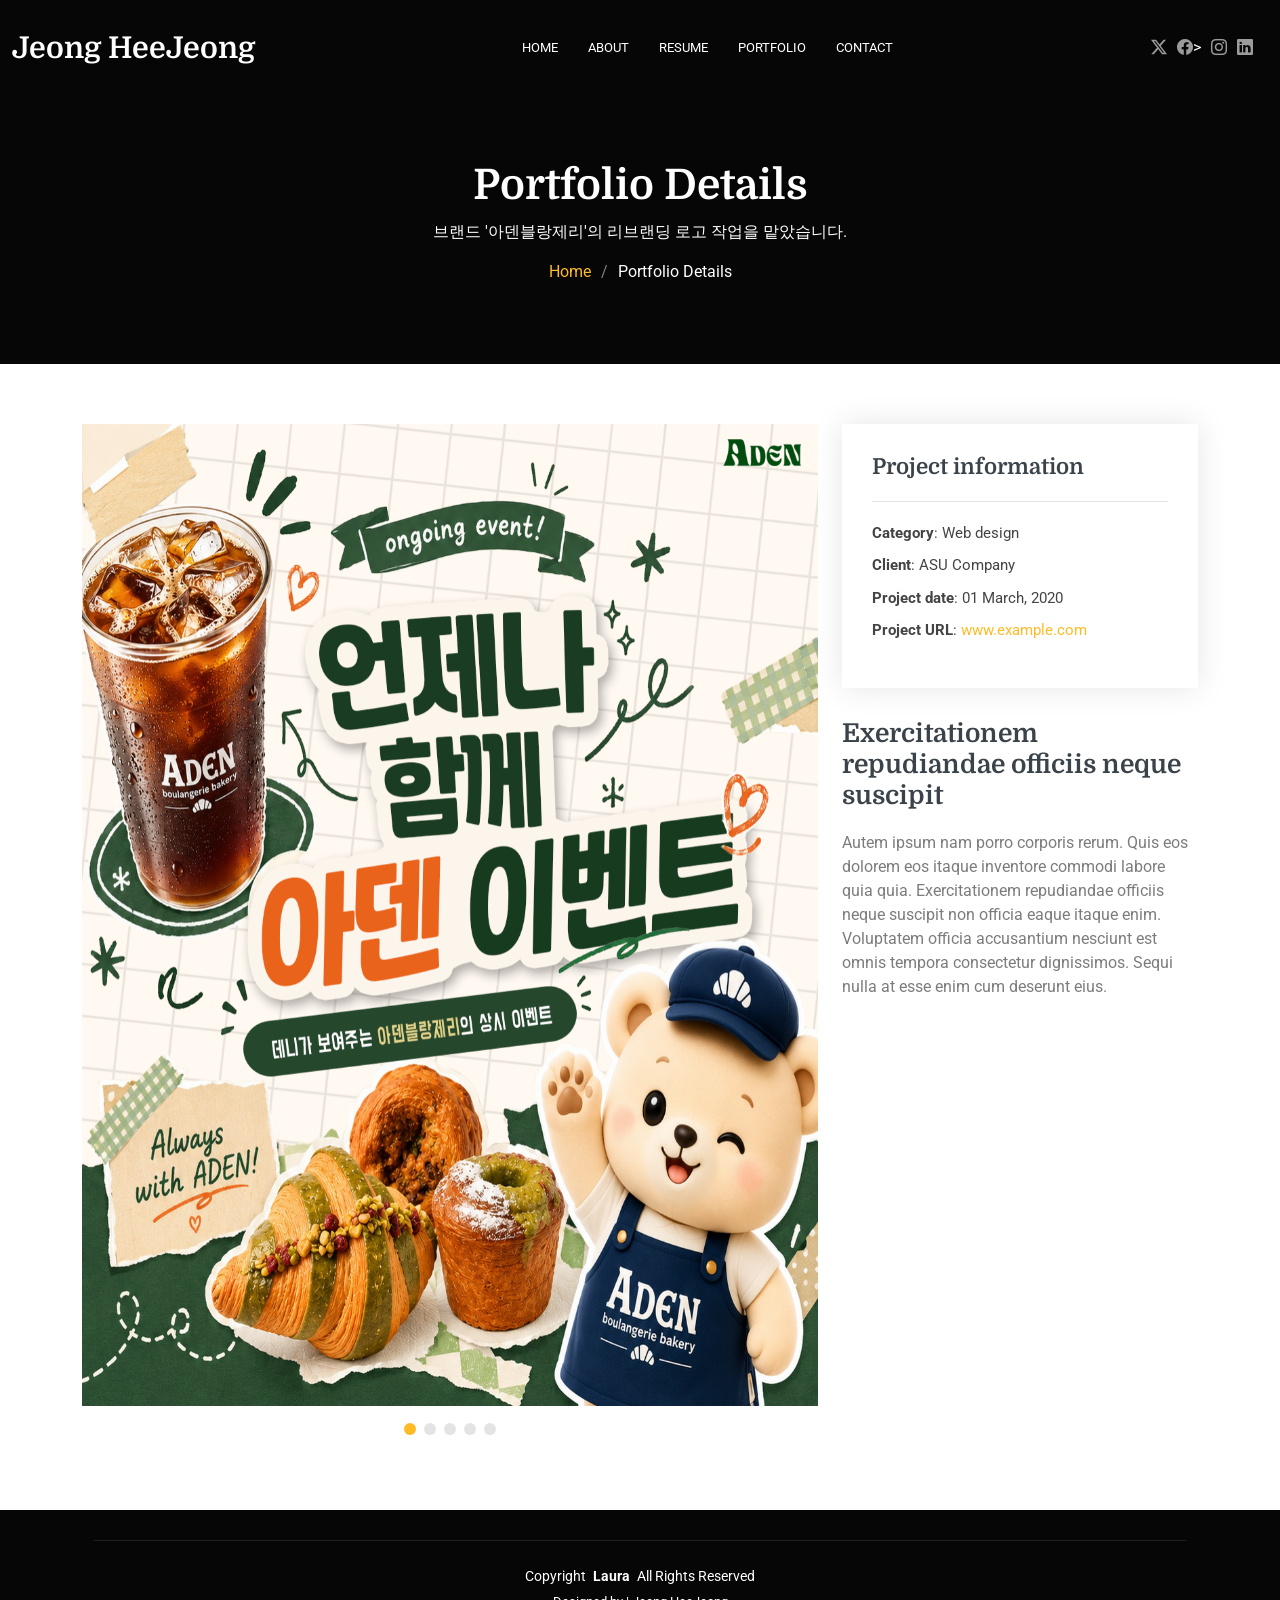
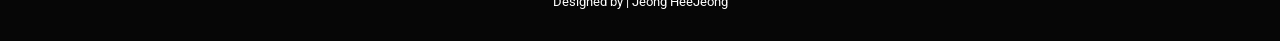
<file: portfolio-details-1-5.html>
<!DOCTYPE html>
<html lang="ko">

<head>
  <meta charset="utf-8">
  <meta content="width=device-width, initial-scale=1.0" name="viewport">
  <meta name="author" content="정희정">
  <meta name="description" content="안녕하세요. 웹툰 및 디자인 전문입니다...">
  <meta name="keywords" content="포토폴리오,html,css,js,영상,디자인,웹툰">
  <meta name="robots" content="noindex, nofollow">

  <title>정희정 포트폴리오</title>

  <!-- Favicons -->
  <link href="assets/img/favicon.png" rel="icon">
  <link href="assets/img/apple-touch-icon.png" rel="apple-touch-icon">

  <!-- Fonts -->
  <link href="https://fonts.googleapis.com" rel="preconnect">
  <link href="https://fonts.gstatic.com" rel="preconnect" crossorigin>
  <link href="https://fonts.googleapis.com/css2?family=Roboto:ital,wght@0,100;0,300;0,400;0,500;0,700;0,900;1,100;1,300;1,400;1,500;1,700;1,900&family=Quicksand:wght@300;400;500;600;700&family=Domine:wght@400;500;600;700&display=swap" rel="stylesheet">

  <!-- Vendor CSS Files -->
  <link href="assets/vendor/bootstrap/css/bootstrap.min.css" rel="stylesheet">
  <link href="assets/vendor/bootstrap-icons/bootstrap-icons.css" rel="stylesheet">
  <link href="assets/vendor/aos/aos.css" rel="stylesheet">
  <link href="assets/vendor/swiper/swiper-bundle.min.css" rel="stylesheet">
  <link href="assets/vendor/glightbox/css/glightbox.min.css" rel="stylesheet">

  <!-- Main CSS File -->
  <link href="assets/css/main.css" rel="stylesheet">

  
</head>

<body class="index-page">

  <header id="header" class="header d-flex align-items-center fixed-top">
    <div class="container-fluid position-relative d-flex align-items-center justify-content-between">

      <a href="index.html" class="logo d-flex align-items-center me-auto me-xl-0">
        <!-- Uncomment the line below if you also wish to use an image logo -->
        <!-- <img src="assets/img/logo.png" alt=""> -->
        <!-- <img src="./assets/img/apple-touch-icon.png" alt="">-->
        <h1 class="sitename ballet-kim">Jeong HeeJeong</h1>
      </a>

      <nav id="navmenu" class="navmenu">
        <ul>
          <li><a href="index.html#hero" >Home</a></li>
          <li><a href="index.html#about">About</a></li>
          <li><a href="index.html#resume" >Resume</a></li>
          <!-- <li><a href="#services">Services</a></li> -->
          <li><a href="index.html#portfolio">Portfolio</a></li>
          
          <li><a href="index.html#contact">Contact</a></li>
        </ul>
        <i class="mobile-nav-toggle d-xl-none bi bi-view-list"></i>
      </nav>

      <div class="header-social-links">
        <a href="#" class="twitter"><i class="bi bi-twitter-x"></i></a>
        <a href="#" class="facebook"><i class="bi bi-facebook"></i></a>>
        <a href="#" class="instagram"><i class="bi bi-instagram"></i></a>
        <a href="#" class="linkedin"><i class="bi bi-linkedin"></i></a>
      </div>

    </div>
  </header>

  <main class="main">

    <!-- Page Title -->
    <div class="page-title dark-background">
      <div class="container position-relative">
        <h1>Portfolio Details</h1>
        <p>브랜드 '아덴블랑제리'의 리브랜딩 로고 작업을 맡았습니다. </p>
        <nav class="breadcrumbs">
          <ol>
            <li><a href="index.html">Home</a></li>
            <li class="current">Portfolio Details</li>
          </ol>
        </nav>
      </div>
    </div><!-- End Page Title -->

    <!-- Portfolio Details Section -->
    <section id="portfolio-details" class="portfolio-details section">

      <div class="container" data-aos="fade-up" data-aos-delay="100">

        <div class="row gy-4">

          <div class="col-lg-8">
            <div class="portfolio-details-slider swiper init-swiper">

              <script type="application/json" class="swiper-config">
                {
                  "loop": true,
                  "speed": 600,
                  "autoplay": {
                    "delay": 2000
                  },
                  "slidesPerView": "auto",
                  "pagination": {
                    "el": ".swiper-pagination",
                    "type": "bullets",
                    "clickable": true
                  }
                }
              </script>

              <div class="swiper-wrapper align-items-center">

                <div class="swiper-slide">
                  <img src="assets/img/portfolio/아덴-상시이벤트1.png" alt="">
                </div>

                <div class="swiper-slide">
                  <img src="assets/img/portfolio/아덴-상시이벤트2.png" alt="">
                </div>

                <div class="swiper-slide">
                  <img src="assets/img/portfolio/아덴-상시이벤트3.png" alt="">
                </div>

                <div class="swiper-slide">
                  <img src="assets/img/portfolio/아덴-상시이벤트4.png" alt="">
                </div>

                <div class="swiper-slide">
                  <img src="assets/img/portfolio/아덴-상시이벤트5.png" alt="">
                </div>
                
              </div>
              <div class="swiper-pagination"></div>
            </div>
          </div>

          <div class="col-lg-4">
            <div class="portfolio-info" data-aos="fade-up" data-aos-delay="200">
              <h3>Project information</h3>
              <ul>
                <li><strong>Category</strong>: Web design</li>
                <li><strong>Client</strong>: ASU Company</li>
                <li><strong>Project date</strong>: 01 March, 2020</li>
                <li><strong>Project URL</strong>: <a href="#">www.example.com</a></li>
              </ul>
            </div>
            <div class="portfolio-description" data-aos="fade-up" data-aos-delay="300">
              <h2>Exercitationem repudiandae officiis neque suscipit</h2>
              <p>
                Autem ipsum nam porro corporis rerum. Quis eos dolorem eos itaque inventore commodi labore quia quia. Exercitationem repudiandae officiis neque suscipit non officia eaque itaque enim. Voluptatem officia accusantium nesciunt est omnis tempora consectetur dignissimos. Sequi nulla at esse enim cum deserunt eius.
              </p>
            </div>
          </div>

        </div>

      </div>

    </section><!-- /Portfolio Details Section -->

  </main>

  <footer id="footer" class="footer position-relative dark-background">
    <div class="container">
      <div class="container">
        <div class="copyright">
          <span>Copyright</span> <strong class="px-1 sitename">Laura</strong> <span>All Rights Reserved</span>
        </div>
        <div class="credits">
          
          Designed by | Jeong HeeJeong</a>
        </div>
      </div>
    </div>
  </footer>

  <!-- Scroll Top -->
  <a href="#" id="scroll-top" class="scroll-top d-flex align-items-center justify-content-center"><i class="bi bi-arrow-bar-up"></i></a>

  <!-- Preloader -->
  <div id="preloader"></div>

  <!-- Vendor JS Files -->
  <script src="assets/vendor/bootstrap/js/bootstrap.bundle.min.js"></script>
  <script src="assets/vendor/php-email-form/validate.js"></script>
  <script src="assets/vendor/aos/aos.js"></script>
  <script src="assets/vendor/swiper/swiper-bundle.min.js"></script>
  <script src="assets/vendor/glightbox/js/glightbox.min.js"></script>
  <script src="assets/vendor/imagesloaded/imagesloaded.pkgd.min.js"></script>
  <script src="assets/vendor/isotope-layout/isotope.pkgd.min.js"></script>

  <!-- Main JS File -->
  <script src="assets/js/main.js"></script>

</body>

</html>
</file>
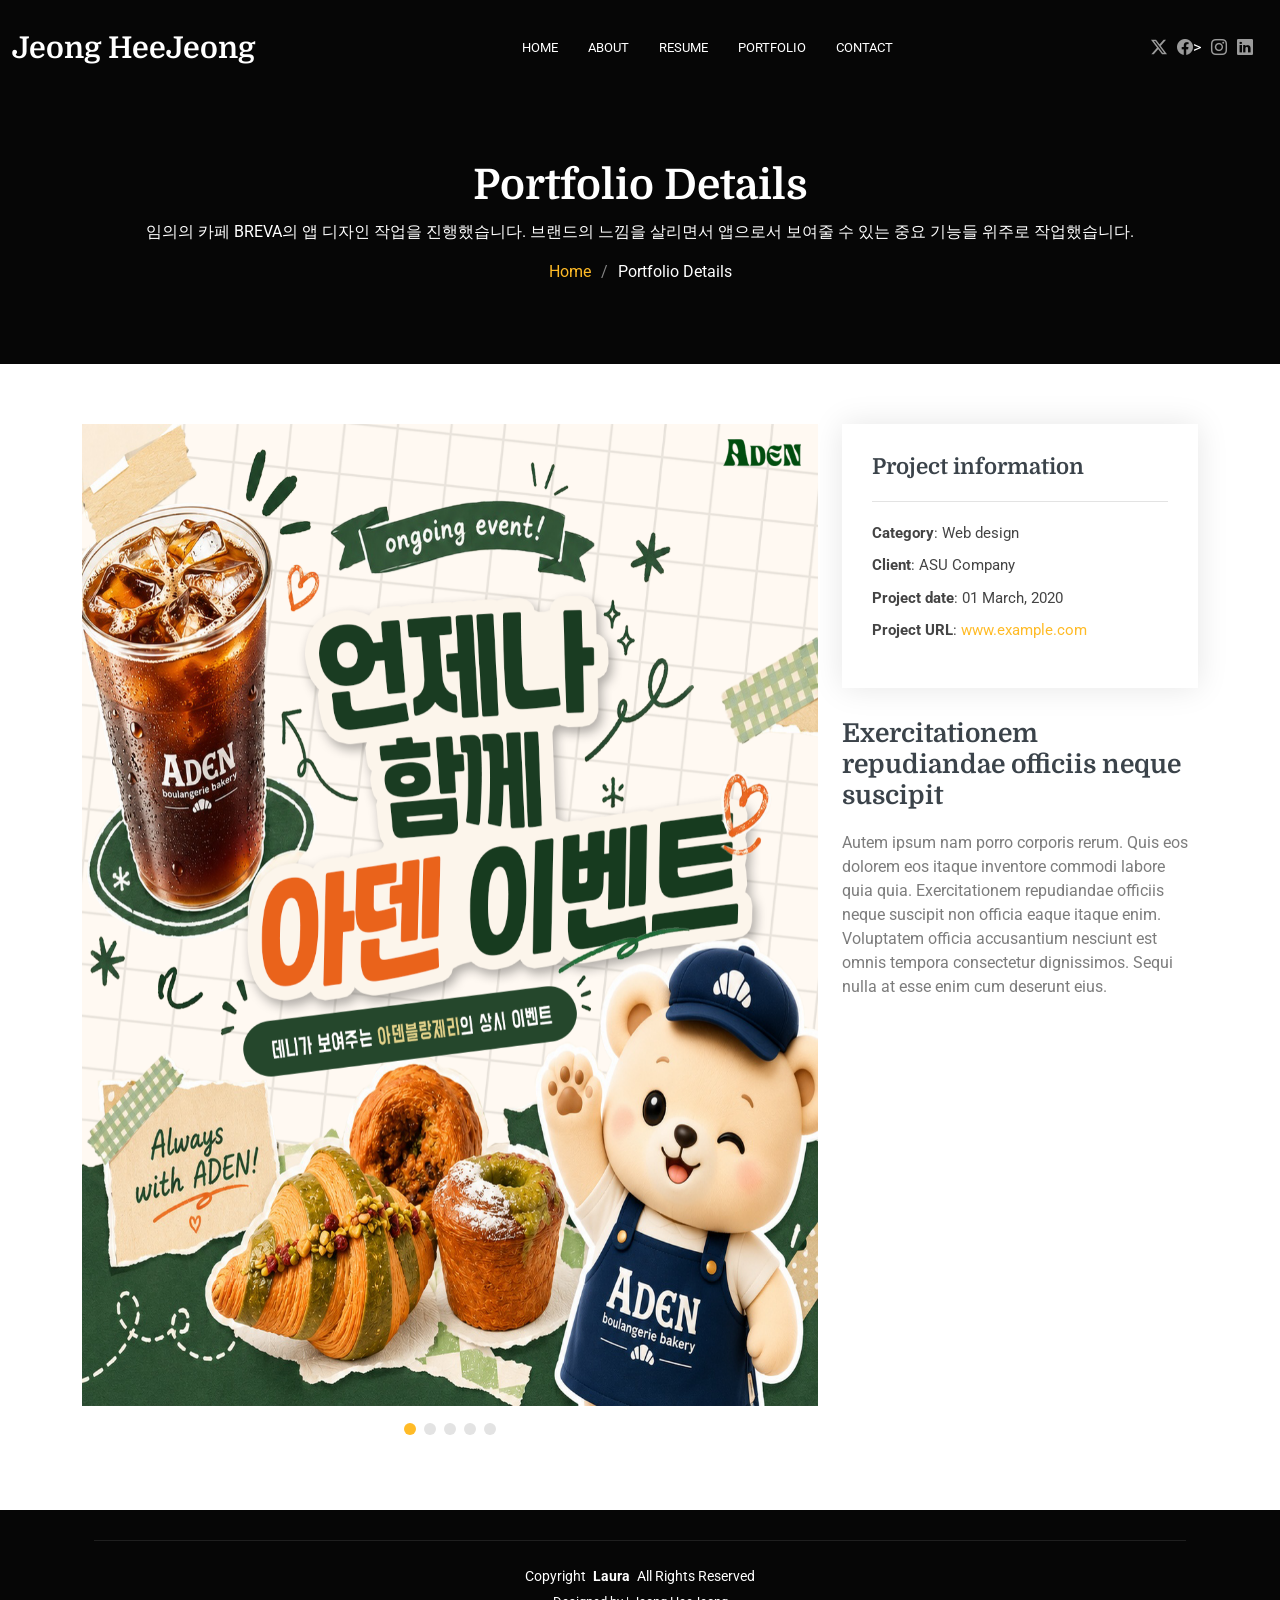
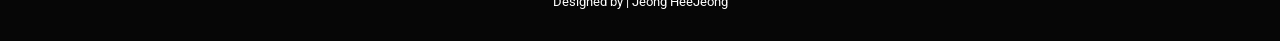
<file: portfolio-details-1-6.html>
<!DOCTYPE html>
<html lang="ko">

<head>
  <meta charset="utf-8">
  <meta content="width=device-width, initial-scale=1.0" name="viewport">
  <meta name="author" content="정희정">
  <meta name="description" content="안녕하세요. 웹툰 및 디자인 전문입니다...">
  <meta name="keywords" content="포토폴리오,html,css,js,영상,디자인,웹툰">
  <meta name="robots" content="noindex, nofollow">

  <title>정희정 포트폴리오</title>

  <!-- Favicons -->
  <link href="assets/img/favicon.png" rel="icon">
  <link href="assets/img/apple-touch-icon.png" rel="apple-touch-icon">

  <!-- Fonts -->
  <link href="https://fonts.googleapis.com" rel="preconnect">
  <link href="https://fonts.gstatic.com" rel="preconnect" crossorigin>
  <link href="https://fonts.googleapis.com/css2?family=Roboto:ital,wght@0,100;0,300;0,400;0,500;0,700;0,900;1,100;1,300;1,400;1,500;1,700;1,900&family=Quicksand:wght@300;400;500;600;700&family=Domine:wght@400;500;600;700&display=swap" rel="stylesheet">

  <!-- Vendor CSS Files -->
  <link href="assets/vendor/bootstrap/css/bootstrap.min.css" rel="stylesheet">
  <link href="assets/vendor/bootstrap-icons/bootstrap-icons.css" rel="stylesheet">
  <link href="assets/vendor/aos/aos.css" rel="stylesheet">
  <link href="assets/vendor/swiper/swiper-bundle.min.css" rel="stylesheet">
  <link href="assets/vendor/glightbox/css/glightbox.min.css" rel="stylesheet">

  <!-- Main CSS File -->
  <link href="assets/css/main.css" rel="stylesheet">

  
</head>

<body class="index-page">

  <header id="header" class="header d-flex align-items-center fixed-top">
    <div class="container-fluid position-relative d-flex align-items-center justify-content-between">

      <a href="index.html" class="logo d-flex align-items-center me-auto me-xl-0">
        <!-- Uncomment the line below if you also wish to use an image logo -->
        <!-- <img src="assets/img/logo.png" alt=""> -->
        <!-- <img src="./assets/img/apple-touch-icon.png" alt="">-->
        <h1 class="sitename ballet-kim">Jeong HeeJeong</h1>
      </a>

      <nav id="navmenu" class="navmenu">
        <ul>
          <li><a href="index.html#hero" >Home</a></li>
          <li><a href="index.html#about">About</a></li>
          <li><a href="index.html#resume" >Resume</a></li>
          <!-- <li><a href="#services">Services</a></li> -->
          <li><a href="index.html#portfolio">Portfolio</a></li>
          
          <li><a href="index.html#contact">Contact</a></li>
        </ul>
        <i class="mobile-nav-toggle d-xl-none bi bi-view-list"></i>
      </nav>

      <div class="header-social-links">
        <a href="#" class="twitter"><i class="bi bi-twitter-x"></i></a>
        <a href="#" class="facebook"><i class="bi bi-facebook"></i></a>>
        <a href="#" class="instagram"><i class="bi bi-instagram"></i></a>
        <a href="#" class="linkedin"><i class="bi bi-linkedin"></i></a>
      </div>

    </div>
  </header>

  <main class="main">

    <!-- Page Title -->
    <div class="page-title dark-background">
      <div class="container position-relative">
        <h1>Portfolio Details</h1>
        <p>임의의 카페 BREVA의 앱 디자인 작업을 진행했습니다. 브랜드의 느낌을 살리면서 앱으로서 보여줄 수 있는 중요 기능들 위주로 작업했습니다.</p>
        <nav class="breadcrumbs">
          <ol>
            <li><a href="index.html">Home</a></li>
            <li class="current">Portfolio Details</li>
          </ol>
        </nav>
      </div>
    </div><!-- End Page Title -->

    <!-- Portfolio Details Section -->
    <section id="portfolio-details" class="portfolio-details section">

      <div class="container" data-aos="fade-up" data-aos-delay="100">

        <div class="row gy-4">

          <div class="col-lg-8">
            <div class="portfolio-details-slider swiper init-swiper">

              <script type="application/json" class="swiper-config">
                {
                  "loop": true,
                  "speed": 600,
                  "autoplay": {
                    "delay": 2000
                  },
                  "slidesPerView": "auto",
                  "pagination": {
                    "el": ".swiper-pagination",
                    "type": "bullets",
                    "clickable": true
                  }
                }
              </script>

              <div class="swiper-wrapper align-items-center">

                <div class="swiper-slide">
                  <img src="assets/img/portfolio/아덴-상시이벤트1.png" alt="">
                </div>

                <div class="swiper-slide">
                  <img src="assets/img/portfolio/아덴-상시이벤트2.png" alt="">
                </div>

                <div class="swiper-slide">
                  <img src="assets/img/portfolio/아덴-상시이벤트3.png" alt="">
                </div>

                <div class="swiper-slide">
                  <img src="assets/img/portfolio/아덴-상시이벤트4.png" alt="">
                </div>

                <div class="swiper-slide">
                  <img src="assets/img/portfolio/아덴-상시이벤트5.png" alt="">
                </div>
                
              </div>
              <div class="swiper-pagination"></div>
            </div>
          </div>

          <div class="col-lg-4">
            <div class="portfolio-info" data-aos="fade-up" data-aos-delay="200">
              <h3>Project information</h3>
              <ul>
                <li><strong>Category</strong>: Web design</li>
                <li><strong>Client</strong>: ASU Company</li>
                <li><strong>Project date</strong>: 01 March, 2020</li>
                <li><strong>Project URL</strong>: <a href="#">www.example.com</a></li>
              </ul>
            </div>
            <div class="portfolio-description" data-aos="fade-up" data-aos-delay="300">
              <h2>Exercitationem repudiandae officiis neque suscipit</h2>
              <p>
                Autem ipsum nam porro corporis rerum. Quis eos dolorem eos itaque inventore commodi labore quia quia. Exercitationem repudiandae officiis neque suscipit non officia eaque itaque enim. Voluptatem officia accusantium nesciunt est omnis tempora consectetur dignissimos. Sequi nulla at esse enim cum deserunt eius.
              </p>
            </div>
          </div>

        </div>

      </div>

    </section><!-- /Portfolio Details Section -->

  </main>

  <footer id="footer" class="footer position-relative dark-background">
    <div class="container">
      <div class="container">
        <div class="copyright">
          <span>Copyright</span> <strong class="px-1 sitename">Laura</strong> <span>All Rights Reserved</span>
        </div>
        <div class="credits">
          
          Designed by | Jeong HeeJeong</a>
        </div>
      </div>
    </div>
  </footer>

  <!-- Scroll Top -->
  <a href="#" id="scroll-top" class="scroll-top d-flex align-items-center justify-content-center"><i class="bi bi-arrow-bar-up"></i></a>

  <!-- Preloader -->
  <div id="preloader"></div>

  <!-- Vendor JS Files -->
  <script src="assets/vendor/bootstrap/js/bootstrap.bundle.min.js"></script>
  <script src="assets/vendor/php-email-form/validate.js"></script>
  <script src="assets/vendor/aos/aos.js"></script>
  <script src="assets/vendor/swiper/swiper-bundle.min.js"></script>
  <script src="assets/vendor/glightbox/js/glightbox.min.js"></script>
  <script src="assets/vendor/imagesloaded/imagesloaded.pkgd.min.js"></script>
  <script src="assets/vendor/isotope-layout/isotope.pkgd.min.js"></script>

  <!-- Main JS File -->
  <script src="assets/js/main.js"></script>

</body>

</html>
</file>
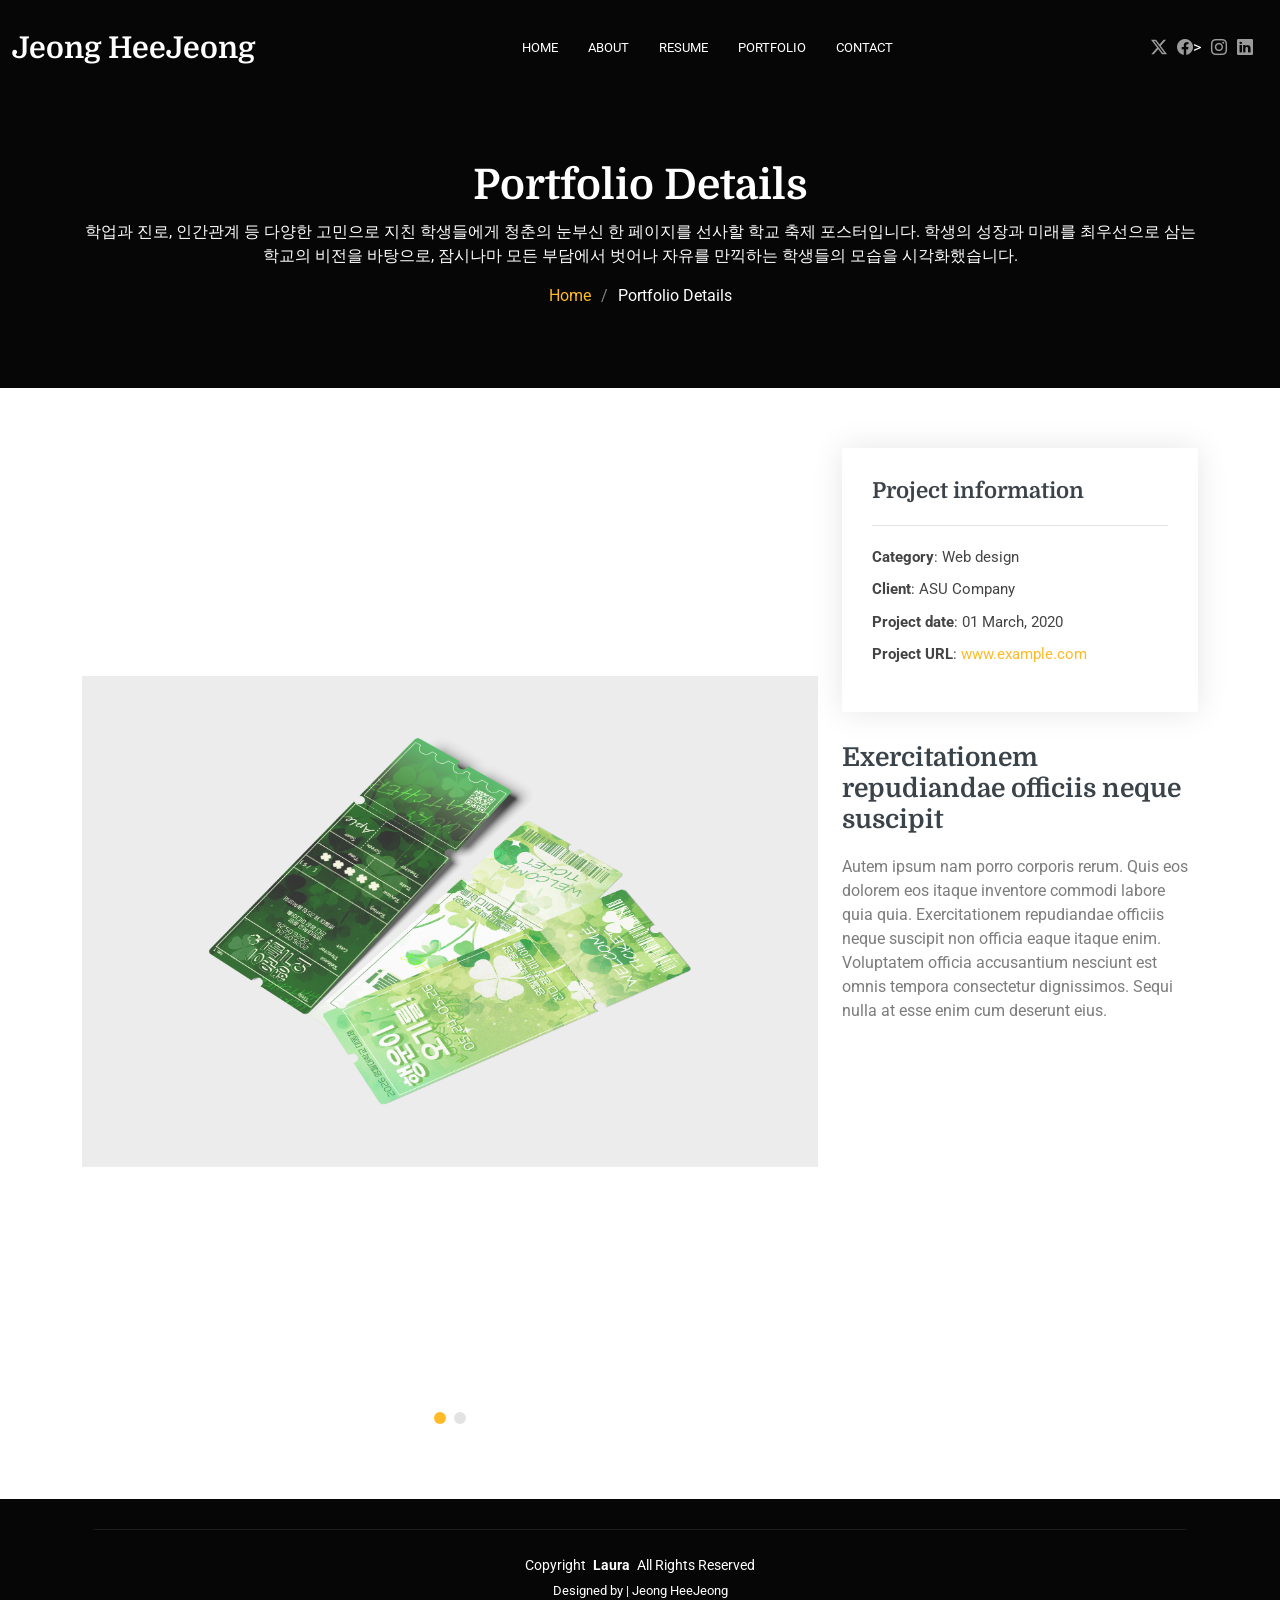
<file: portfolio-details-1.html>
<!DOCTYPE html>
<html lang="ko">

<head>
  <meta charset="utf-8">
  <meta content="width=device-width, initial-scale=1.0" name="viewport">
  <meta name="author" content="정희정">
  <meta name="description" content="안녕하세요. 웹툰 및 디자인 전문입니다...">
  <meta name="keywords" content="포토폴리오,html,css,js,영상,디자인,웹툰">
  <meta name="robots" content="noindex, nofollow">

  <title>정희정 포트폴리오</title>

  <!-- Favicons -->
  <link href="assets/img/favicon.png" rel="icon">
  <link href="assets/img/apple-touch-icon.png" rel="apple-touch-icon">

  <!-- Fonts -->
  <link href="https://fonts.googleapis.com" rel="preconnect">
  <link href="https://fonts.gstatic.com" rel="preconnect" crossorigin>
  <link href="https://fonts.googleapis.com/css2?family=Roboto:ital,wght@0,100;0,300;0,400;0,500;0,700;0,900;1,100;1,300;1,400;1,500;1,700;1,900&family=Quicksand:wght@300;400;500;600;700&family=Domine:wght@400;500;600;700&display=swap" rel="stylesheet">

  <!-- Vendor CSS Files -->
  <link href="assets/vendor/bootstrap/css/bootstrap.min.css" rel="stylesheet">
  <link href="assets/vendor/bootstrap-icons/bootstrap-icons.css" rel="stylesheet">
  <link href="assets/vendor/aos/aos.css" rel="stylesheet">
  <link href="assets/vendor/swiper/swiper-bundle.min.css" rel="stylesheet">
  <link href="assets/vendor/glightbox/css/glightbox.min.css" rel="stylesheet">

  <!-- Main CSS File -->
  <link href="assets/css/main.css" rel="stylesheet">

  
</head>

<body class="index-page">

  <header id="header" class="header d-flex align-items-center fixed-top">
    <div class="container-fluid position-relative d-flex align-items-center justify-content-between">

      <a href="index.html" class="logo d-flex align-items-center me-auto me-xl-0">
        <!-- Uncomment the line below if you also wish to use an image logo -->
        <!-- <img src="assets/img/logo.png" alt=""> -->
        <!-- <img src="./assets/img/apple-touch-icon.png" alt="">-->
        <h1 class="sitename ballet-kim">Jeong HeeJeong</h1>
      </a>

      <nav id="navmenu" class="navmenu">
        <ul>
          <li><a href="index.html#hero" >Home</a></li>
          <li><a href="index.html#about">About</a></li>
          <li><a href="index.html#resume" >Resume</a></li>
          <!-- <li><a href="#services">Services</a></li> -->
          <li><a href="index.html#portfolio">Portfolio</a></li>
          
          <li><a href="index.html#contact">Contact</a></li>
        </ul>
        <i class="mobile-nav-toggle d-xl-none bi bi-view-list"></i>
      </nav>

      <div class="header-social-links">
        <a href="#" class="twitter"><i class="bi bi-twitter-x"></i></a>
        <a href="#" class="facebook"><i class="bi bi-facebook"></i></a>>
        <a href="#" class="instagram"><i class="bi bi-instagram"></i></a>
        <a href="#" class="linkedin"><i class="bi bi-linkedin"></i></a>
      </div>

    </div>
  </header>

  <main class="main">

    <!-- Page Title -->
    <div class="page-title dark-background">
      <div class="container position-relative">
        <h1>Portfolio Details</h1>
        <p>학업과 진로, 인간관계 등 다양한 고민으로 지친 학생들에게 청춘의 눈부신 한 페이지를 선사할 학교 축제 포스터입니다. 학생의 성장과 미래를 최우선으로 삼는 학교의 비전을 바탕으로, 잠시나마 모든 부담에서 벗어나 자유를 만끽하는 학생들의 모습을 시각화했습니다.</p>
        <nav class="breadcrumbs">
          <ol>
            <li><a href="index.html">Home</a></li>
            <li class="current">Portfolio Details</li>
          </ol>
        </nav>
      </div>
    </div><!-- End Page Title -->

    <!-- Portfolio Details Section -->
    <section id="portfolio-details" class="portfolio-details section">

      <div class="container" data-aos="fade-up" data-aos-delay="100">

        <div class="row gy-4">

          <div class="col-lg-8">
            <div class="portfolio-details-slider swiper init-swiper">

              <script type="application/json" class="swiper-config">
                {
                  "loop": true,
                  "speed": 600,
                  "autoplay": {
                    "delay": 2000
                  },
                  "slidesPerView": "auto",
                  "pagination": {
                    "el": ".swiper-pagination",
                    "type": "bullets",
                    "clickable": true
                  }
                }
              </script>

              <div class="swiper-wrapper align-items-center">

                <div class="swiper-slide">
                  <img src="assets/img/portfolio/티켓asd3.jpg" alt="">
                </div>

                <div class="swiper-slide">
                  <img src="assets/img/portfolio/포스터헤더.jpg" alt="">
                </div>

                <!-- <div class="swiper-slide">
                  <img src="assets/img/portfolio/books-1.jpg" alt="">
                </div> -->

              </div>
              <div class="swiper-pagination"></div>
            </div>
          </div>

          <div class="col-lg-4">
            <div class="portfolio-info" data-aos="fade-up" data-aos-delay="200">
              <h3>Project information</h3>
              <ul>
                <li><strong>Category</strong>: Web design</li>
                <li><strong>Client</strong>: ASU Company</li>
                <li><strong>Project date</strong>: 01 March, 2020</li>
                <li><strong>Project URL</strong>: <a href="#">www.example.com</a></li>
              </ul>
            </div>
            <div class="portfolio-description" data-aos="fade-up" data-aos-delay="300">
              <h2>Exercitationem repudiandae officiis neque suscipit</h2>
              <p>
                Autem ipsum nam porro corporis rerum. Quis eos dolorem eos itaque inventore commodi labore quia quia. Exercitationem repudiandae officiis neque suscipit non officia eaque itaque enim. Voluptatem officia accusantium nesciunt est omnis tempora consectetur dignissimos. Sequi nulla at esse enim cum deserunt eius.
              </p>
            </div>
          </div>

        </div>

      </div>

    </section><!-- /Portfolio Details Section -->

  </main>

  <footer id="footer" class="footer position-relative dark-background">
    <div class="container">
      <div class="container">
        <div class="copyright">
          <span>Copyright</span> <strong class="px-1 sitename">Laura</strong> <span>All Rights Reserved</span>
        </div>
        <div class="credits">
          
          Designed by | Jeong HeeJeong</a>
        </div>
      </div>
    </div>
  </footer>

  <!-- Scroll Top -->
  <a href="#" id="scroll-top" class="scroll-top d-flex align-items-center justify-content-center"><i class="bi bi-arrow-bar-up"></i></a>

  <!-- Preloader -->
  <div id="preloader"></div>

  <!-- Vendor JS Files -->
  <script src="assets/vendor/bootstrap/js/bootstrap.bundle.min.js"></script>
  <script src="assets/vendor/php-email-form/validate.js"></script>
  <script src="assets/vendor/aos/aos.js"></script>
  <script src="assets/vendor/swiper/swiper-bundle.min.js"></script>
  <script src="assets/vendor/glightbox/js/glightbox.min.js"></script>
  <script src="assets/vendor/imagesloaded/imagesloaded.pkgd.min.js"></script>
  <script src="assets/vendor/isotope-layout/isotope.pkgd.min.js"></script>

  <!-- Main JS File -->
  <script src="assets/js/main.js"></script>

</body>

</html>
</file>
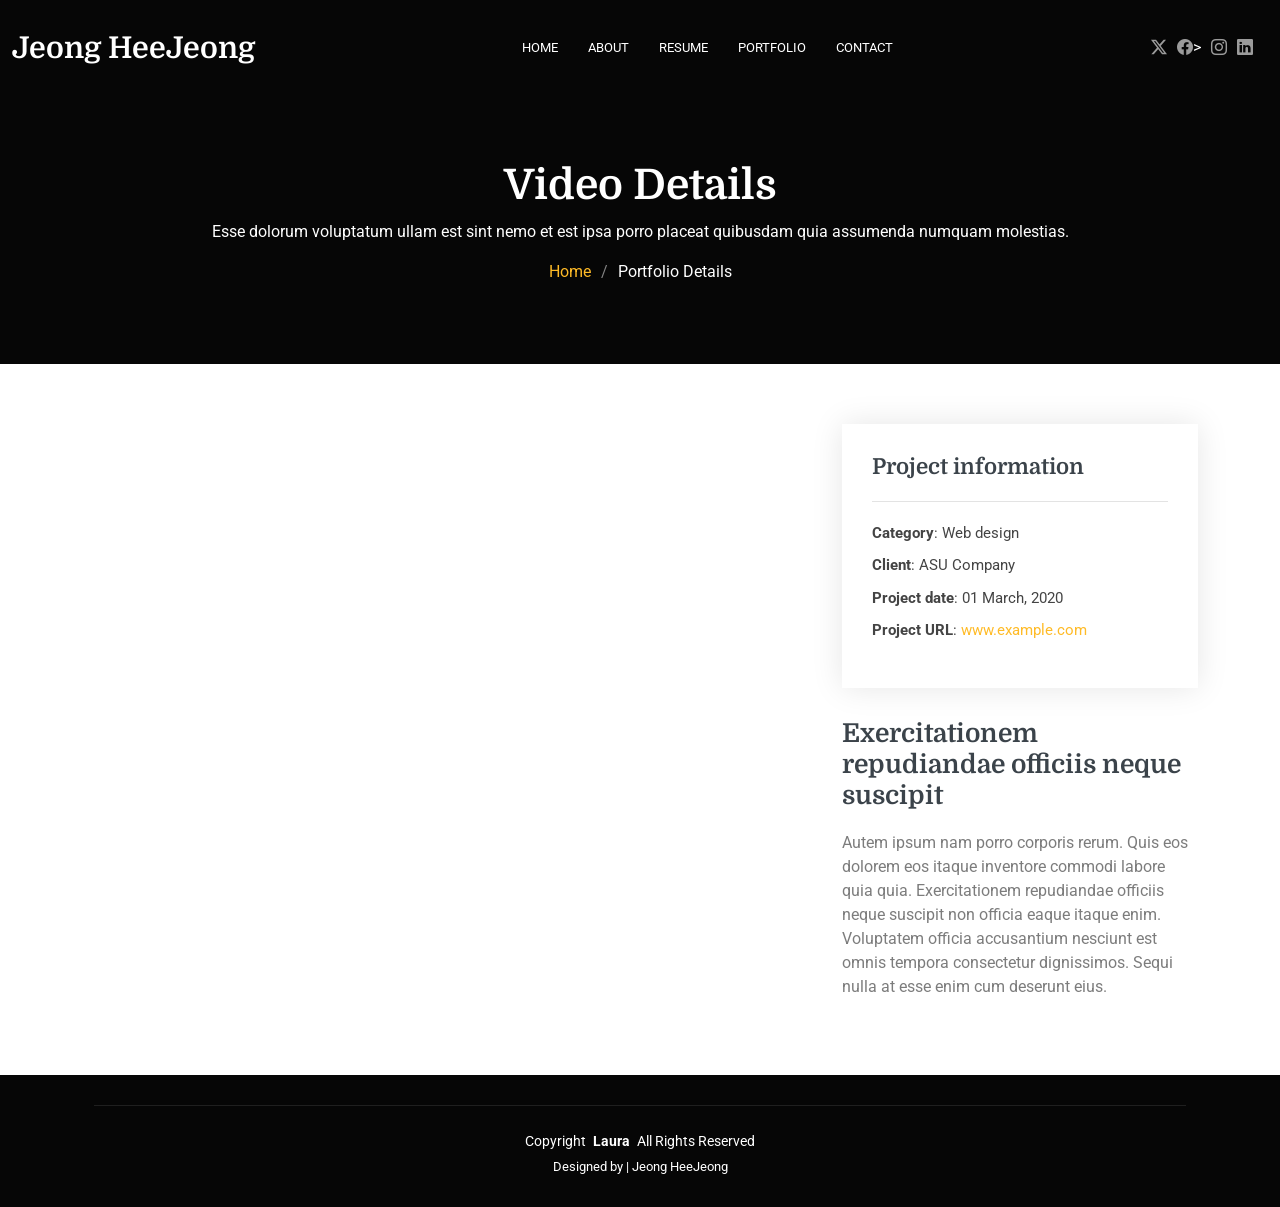
<file: portfolio-details-3.html>
<!DOCTYPE html>
<html lang="ko">

<head>
  <meta charset="utf-8">
  <meta content="width=device-width, initial-scale=1.0" name="viewport">
  <meta name="author" content="정희정">
  <meta name="description" content="안녕하세요. 웹툰 및 디자인 전문입니다...">
  <meta name="keywords" content="포토폴리오,html,css,js,영상,디자인,웹툰">
  <meta name="robots" content="noindex, nofollow">

  <title>정희정 포트폴리오</title>

  <!-- Favicons -->
  <link href="assets/img/favicon.png" rel="icon">
  <link href="assets/img/apple-touch-icon.png" rel="apple-touch-icon">

  <!-- Fonts -->
  <link href="https://fonts.googleapis.com" rel="preconnect">
  <link href="https://fonts.gstatic.com" rel="preconnect" crossorigin>
  <link href="https://fonts.googleapis.com/css2?family=Roboto:ital,wght@0,100;0,300;0,400;0,500;0,700;0,900;1,100;1,300;1,400;1,500;1,700;1,900&family=Quicksand:wght@300;400;500;600;700&family=Domine:wght@400;500;600;700&display=swap" rel="stylesheet">

  <!-- Vendor CSS Files -->
  <link href="assets/vendor/bootstrap/css/bootstrap.min.css" rel="stylesheet">
  <link href="assets/vendor/bootstrap-icons/bootstrap-icons.css" rel="stylesheet">
  <link href="assets/vendor/aos/aos.css" rel="stylesheet">
  <link href="assets/vendor/swiper/swiper-bundle.min.css" rel="stylesheet">
  <link href="assets/vendor/glightbox/css/glightbox.min.css" rel="stylesheet">

  <!-- Main CSS File -->
  <link href="assets/css/main.css" rel="stylesheet">

  
</head>

<body class="index-page">

  <header id="header" class="header d-flex align-items-center fixed-top">
    <div class="container-fluid position-relative d-flex align-items-center justify-content-between">

      <a href="index.html" class="logo d-flex align-items-center me-auto me-xl-0">
        <!-- Uncomment the line below if you also wish to use an image logo -->
        <!-- <img src="assets/img/logo.png" alt=""> -->
        <!-- <img src="./assets/img/apple-touch-icon.png" alt="">-->
        <h1 class="sitename ballet-kim">Jeong HeeJeong</h1>
      </a>

      <nav id="navmenu" class="navmenu">
        <ul>
          <li><a href="index.html#hero" >Home</a></li>
          <li><a href="index.html#about">About</a></li>
          <li><a href="index.html#resume" >Resume</a></li>
          <!-- <li><a href="#services">Services</a></li> -->
          <li><a href="index.html#portfolio">Portfolio</a></li>
          
          <li><a href="index.html#contact">Contact</a></li>
        </ul>
        <i class="mobile-nav-toggle d-xl-none bi bi-view-list"></i>
      </nav>

      <div class="header-social-links">
        <a href="#" class="twitter"><i class="bi bi-twitter-x"></i></a>
        <a href="#" class="facebook"><i class="bi bi-facebook"></i></a>>
        <a href="#" class="instagram"><i class="bi bi-instagram"></i></a>
        <a href="#" class="linkedin"><i class="bi bi-linkedin"></i></a>
      </div>

    </div>
  </header>

  <main class="main">

    <!-- Page Title -->
    <div class="page-title dark-background">
      <div class="container position-relative">
        <h1>Video Details</h1>
        <p>Esse dolorum voluptatum ullam est sint nemo et est ipsa porro placeat quibusdam quia assumenda numquam molestias.</p>
        <nav class="breadcrumbs">
          <ol>
            <li><a href="index.html">Home</a></li>
            <li class="current">Portfolio Details</li>
          </ol>
        </nav>
      </div>
    </div><!-- End Page Title -->

    <!-- Portfolio Details Section -->
    <section id="portfolio-details" class="portfolio-details section">

      <div class="container" data-aos="fade-up" data-aos-delay="100">

        <div class="row gy-4">

          <div class="col-lg-8">
            <div class="portfolio-details-slider swiper init-swiper">

              <script type="application/json" class="swiper-config">
                {
                  "loop": true,
                  "speed": 600,
                  "autoplay": {
                    "delay": 2000
                  },
                  "slidesPerView": "auto",
                  "pagination": {
                    "el": ".swiper-pagination",
                    "type": "bullets",
                    "clickable": true
                  }
                }
              </script>

              <div class="swiper-wrapper align-items-center">

                <div class="ratio ratio-16x9">
                  <iframe src="https://www.youtube.com/embed/4-bN7_fGwv4? controls=1&autoplay=1&mute=1"></iframe>
                </div>

                <!-- <div class="swiper-slide">
                  <img src="assets/img/parkjunbum-bird-7000837_1920.jpg" alt="">
                </div>

                <div class="swiper-slide">
                  <img src="assets/img/portfolio/product-1.jpg" alt="">
                </div>

                <div class="swiper-slide">
                  <img src="assets/img/portfolio/branding-1.jpg" alt="">
                </div>

                <div class="swiper-slide">
                  <img src="assets/img/portfolio/books-1.jpg" alt="">
                </div> -->

              </div>
              <div class="swiper-pagination"></div>
            </div>
          </div>

          <div class="col-lg-4">
            <div class="portfolio-info" data-aos="fade-up" data-aos-delay="200">
              <h3>Project information</h3>
              <ul>
                <li><strong>Category</strong>: Web design</li>
                <li><strong>Client</strong>: ASU Company</li>
                <li><strong>Project date</strong>: 01 March, 2020</li>
                <li><strong>Project URL</strong>: <a href="#">www.example.com</a></li>
              </ul>
            </div>
            <div class="portfolio-description" data-aos="fade-up" data-aos-delay="300">
              <h2>Exercitationem repudiandae officiis neque suscipit</h2>
              <p>
                Autem ipsum nam porro corporis rerum. Quis eos dolorem eos itaque inventore commodi labore quia quia. Exercitationem repudiandae officiis neque suscipit non officia eaque itaque enim. Voluptatem officia accusantium nesciunt est omnis tempora consectetur dignissimos. Sequi nulla at esse enim cum deserunt eius.
              </p>
            </div>
          </div>

        </div>

      </div>

    </section><!-- /Portfolio Details Section -->

  </main>

  <footer id="footer" class="footer position-relative dark-background">
    <div class="container">
      <div class="container">
        <div class="copyright">
          <span>Copyright</span> <strong class="px-1 sitename">Laura</strong> <span>All Rights Reserved</span>
        </div>
        <div class="credits">
          
          Designed by | Jeong HeeJeong</a>
        </div>
      </div>
    </div>
  </footer>

  <!-- Scroll Top -->
  <a href="#" id="scroll-top" class="scroll-top d-flex align-items-center justify-content-center"><i class="bi bi-arrow-bar-up"></i></a>

  <!-- Preloader -->
  <div id="preloader"></div>

  <!-- Vendor JS Files -->
  <script src="assets/vendor/bootstrap/js/bootstrap.bundle.min.js"></script>
  <script src="assets/vendor/php-email-form/validate.js"></script>
  <script src="assets/vendor/aos/aos.js"></script>
  <script src="assets/vendor/swiper/swiper-bundle.min.js"></script>
  <script src="assets/vendor/glightbox/js/glightbox.min.js"></script>
  <script src="assets/vendor/imagesloaded/imagesloaded.pkgd.min.js"></script>
  <script src="assets/vendor/isotope-layout/isotope.pkgd.min.js"></script>

  <!-- Main JS File -->
  <script src="assets/js/main.js"></script>

</body>

</html>
</file>
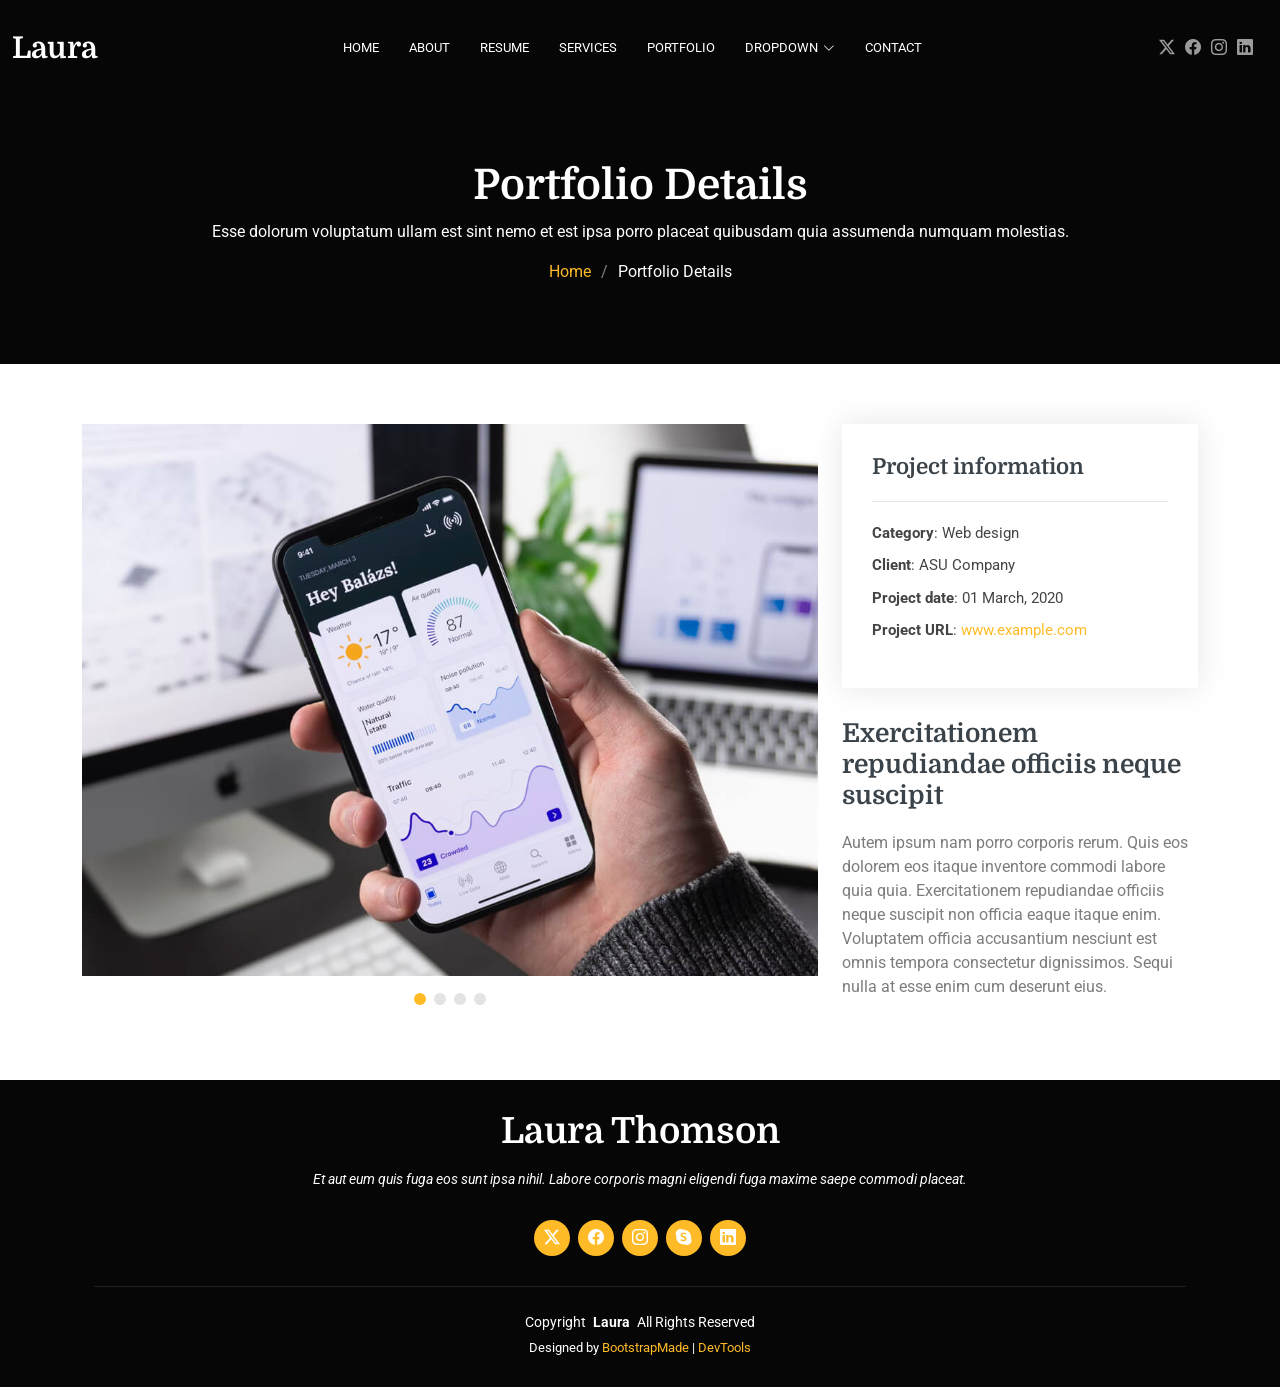
<file: portfolio-details.html>
<!DOCTYPE html>
<html lang="en">

<head>
  <meta charset="utf-8">
  <meta content="width=device-width, initial-scale=1.0" name="viewport">
  <title>Portfolio Details - Laura Bootstrap Template</title>
  <meta name="description" content="">
  <meta name="keywords" content="">

  <!-- Favicons -->
  <link href="assets/img/favicon.png" rel="icon">
  <link href="assets/img/apple-touch-icon.png" rel="apple-touch-icon">

  <!-- Fonts -->
  <link href="https://fonts.googleapis.com" rel="preconnect">
  <link href="https://fonts.gstatic.com" rel="preconnect" crossorigin>
  <link href="https://fonts.googleapis.com/css2?family=Roboto:ital,wght@0,100;0,300;0,400;0,500;0,700;0,900;1,100;1,300;1,400;1,500;1,700;1,900&family=Quicksand:wght@300;400;500;600;700&family=Domine:wght@400;500;600;700&display=swap" rel="stylesheet">

  <!-- Vendor CSS Files -->
  <link href="assets/vendor/bootstrap/css/bootstrap.min.css" rel="stylesheet">
  <link href="assets/vendor/bootstrap-icons/bootstrap-icons.css" rel="stylesheet">
  <link href="assets/vendor/aos/aos.css" rel="stylesheet">
  <link href="assets/vendor/swiper/swiper-bundle.min.css" rel="stylesheet">
  <link href="assets/vendor/glightbox/css/glightbox.min.css" rel="stylesheet">

  <!-- Main CSS File -->
  <link href="assets/css/main.css" rel="stylesheet">

  <!-- =======================================================
  * Template Name: Laura
  * Template URL: https://bootstrapmade.com/laura-free-creative-bootstrap-theme/
  * Updated: Aug 07 2024 with Bootstrap v5.3.3
  * Author: BootstrapMade.com
  * License: https://bootstrapmade.com/license/
  ======================================================== -->
</head>

<body class="portfolio-details-page">

  <header id="header" class="header d-flex align-items-center fixed-top">
    <div class="container-fluid position-relative d-flex align-items-center justify-content-between">

      <a href="index.html" class="logo d-flex align-items-center me-auto me-xl-0">
        <!-- Uncomment the line below if you also wish to use an image logo -->
        <!-- <img src="assets/img/logo.png" alt=""> -->
        <h1 class="sitename">Laura</h1>
      </a>

      <nav id="navmenu" class="navmenu">
        <ul>
          <li><a href="#hero">Home</a></li>
          <li><a href="#about">About</a></li>
          <li><a href="#resume">Resume</a></li>
          <li><a href="#services">Services</a></li>
          <li><a href="#portfolio">Portfolio</a></li>
          <li class="dropdown"><a href="#"><span>Dropdown</span> <i class="bi bi-chevron-down toggle-dropdown"></i></a>
            <ul>
              <li><a href="#">Dropdown 1</a></li>
              <li class="dropdown"><a href="#"><span>Deep Dropdown</span> <i class="bi bi-chevron-down toggle-dropdown"></i></a>
                <ul>
                  <li><a href="#">Deep Dropdown 1</a></li>
                  <li><a href="#">Deep Dropdown 2</a></li>
                  <li><a href="#">Deep Dropdown 3</a></li>
                  <li><a href="#">Deep Dropdown 4</a></li>
                  <li><a href="#">Deep Dropdown 5</a></li>
                </ul>
              </li>
              <li><a href="#">Dropdown 2</a></li>
              <li><a href="#">Dropdown 3</a></li>
              <li><a href="#">Dropdown 4</a></li>
            </ul>
          </li>
          <li><a href="#contact">Contact</a></li>
        </ul>
        <i class="mobile-nav-toggle d-xl-none bi bi-list"></i>
      </nav>

      <div class="header-social-links">
        <a href="#" class="twitter"><i class="bi bi-twitter-x"></i></a>
        <a href="#" class="facebook"><i class="bi bi-facebook"></i></a>
        <a href="#" class="instagram"><i class="bi bi-instagram"></i></a>
        <a href="#" class="linkedin"><i class="bi bi-linkedin"></i></a>
      </div>

    </div>
  </header>

  <main class="main">

    <!-- Page Title -->
    <div class="page-title dark-background">
      <div class="container position-relative">
        <h1>Portfolio Details</h1>
        <p>Esse dolorum voluptatum ullam est sint nemo et est ipsa porro placeat quibusdam quia assumenda numquam molestias.</p>
        <nav class="breadcrumbs">
          <ol>
            <li><a href="index.html">Home</a></li>
            <li class="current">Portfolio Details</li>
          </ol>
        </nav>
      </div>
    </div><!-- End Page Title -->

    <!-- Portfolio Details Section -->
    <section id="portfolio-details" class="portfolio-details section">

      <div class="container" data-aos="fade-up" data-aos-delay="100">

        <div class="row gy-4">

          <div class="col-lg-8">
            <div class="portfolio-details-slider swiper init-swiper">

              <script type="application/json" class="swiper-config">
                {
                  "loop": true,
                  "speed": 600,
                  "autoplay": {
                    "delay": 5000
                  },
                  "slidesPerView": "auto",
                  "pagination": {
                    "el": ".swiper-pagination",
                    "type": "bullets",
                    "clickable": true
                  }
                }
              </script>

              <div class="swiper-wrapper align-items-center">

                <div class="swiper-slide">
                  <img src="assets/img/portfolio/app-1.jpg" alt="">
                </div>

                <div class="swiper-slide">
                  <img src="assets/img/portfolio/product-1.jpg" alt="">
                </div>

                <div class="swiper-slide">
                  <img src="assets/img/portfolio/branding-1.jpg" alt="">
                </div>

                <div class="swiper-slide">
                  <img src="assets/img/portfolio/books-1.jpg" alt="">
                </div>

              </div>
              <div class="swiper-pagination"></div>
            </div>
          </div>

          <div class="col-lg-4">
            <div class="portfolio-info" data-aos="fade-up" data-aos-delay="200">
              <h3>Project information</h3>
              <ul>
                <li><strong>Category</strong>: Web design</li>
                <li><strong>Client</strong>: ASU Company</li>
                <li><strong>Project date</strong>: 01 March, 2020</li>
                <li><strong>Project URL</strong>: <a href="#">www.example.com</a></li>
              </ul>
            </div>
            <div class="portfolio-description" data-aos="fade-up" data-aos-delay="300">
              <h2>Exercitationem repudiandae officiis neque suscipit</h2>
              <p>
                Autem ipsum nam porro corporis rerum. Quis eos dolorem eos itaque inventore commodi labore quia quia. Exercitationem repudiandae officiis neque suscipit non officia eaque itaque enim. Voluptatem officia accusantium nesciunt est omnis tempora consectetur dignissimos. Sequi nulla at esse enim cum deserunt eius.
              </p>
            </div>
          </div>

        </div>

      </div>

    </section><!-- /Portfolio Details Section -->

  </main>

  <footer id="footer" class="footer position-relative dark-background">
    <div class="container">
      <h3 class="sitename">Laura Thomson<br></h3>
      <p>Et aut eum quis fuga eos sunt ipsa nihil. Labore corporis magni eligendi fuga maxime saepe commodi placeat.</p>
      <div class="social-links d-flex justify-content-center">
        <a href=""><i class="bi bi-twitter-x"></i></a>
        <a href=""><i class="bi bi-facebook"></i></a>
        <a href=""><i class="bi bi-instagram"></i></a>
        <a href=""><i class="bi bi-skype"></i></a>
        <a href=""><i class="bi bi-linkedin"></i></a>
      </div>
      <div class="container">
        <div class="copyright">
          <span>Copyright</span> <strong class="px-1 sitename">Laura</strong> <span>All Rights Reserved</span>
        </div>
        <div class="credits">
          <!-- All the links in the footer should remain intact. -->
          <!-- You can delete the links only if you've purchased the pro version. -->
          <!-- Licensing information: https://bootstrapmade.com/license/ -->
          <!-- Purchase the pro version with working PHP/AJAX contact form: [buy-url] -->
          Designed by <a href="https://bootstrapmade.com/">BootstrapMade</a> | <a href="https://bootstrapmade.com/tools/">DevTools</a>
        </div>
      </div>
    </div>
  </footer>

  <!-- Scroll Top -->
  <a href="#" id="scroll-top" class="scroll-top d-flex align-items-center justify-content-center"><i class="bi bi-arrow-up-short"></i></a>

  <!-- Preloader -->
  <div id="preloader"></div>

  <!-- Vendor JS Files -->
  <script src="assets/vendor/bootstrap/js/bootstrap.bundle.min.js"></script>
  <script src="assets/vendor/php-email-form/validate.js"></script>
  <script src="assets/vendor/aos/aos.js"></script>
  <script src="assets/vendor/swiper/swiper-bundle.min.js"></script>
  <script src="assets/vendor/glightbox/js/glightbox.min.js"></script>
  <script src="assets/vendor/imagesloaded/imagesloaded.pkgd.min.js"></script>
  <script src="assets/vendor/isotope-layout/isotope.pkgd.min.js"></script>

  <!-- Main JS File -->
  <script src="assets/js/main.js"></script>

</body>

</html>
</file>
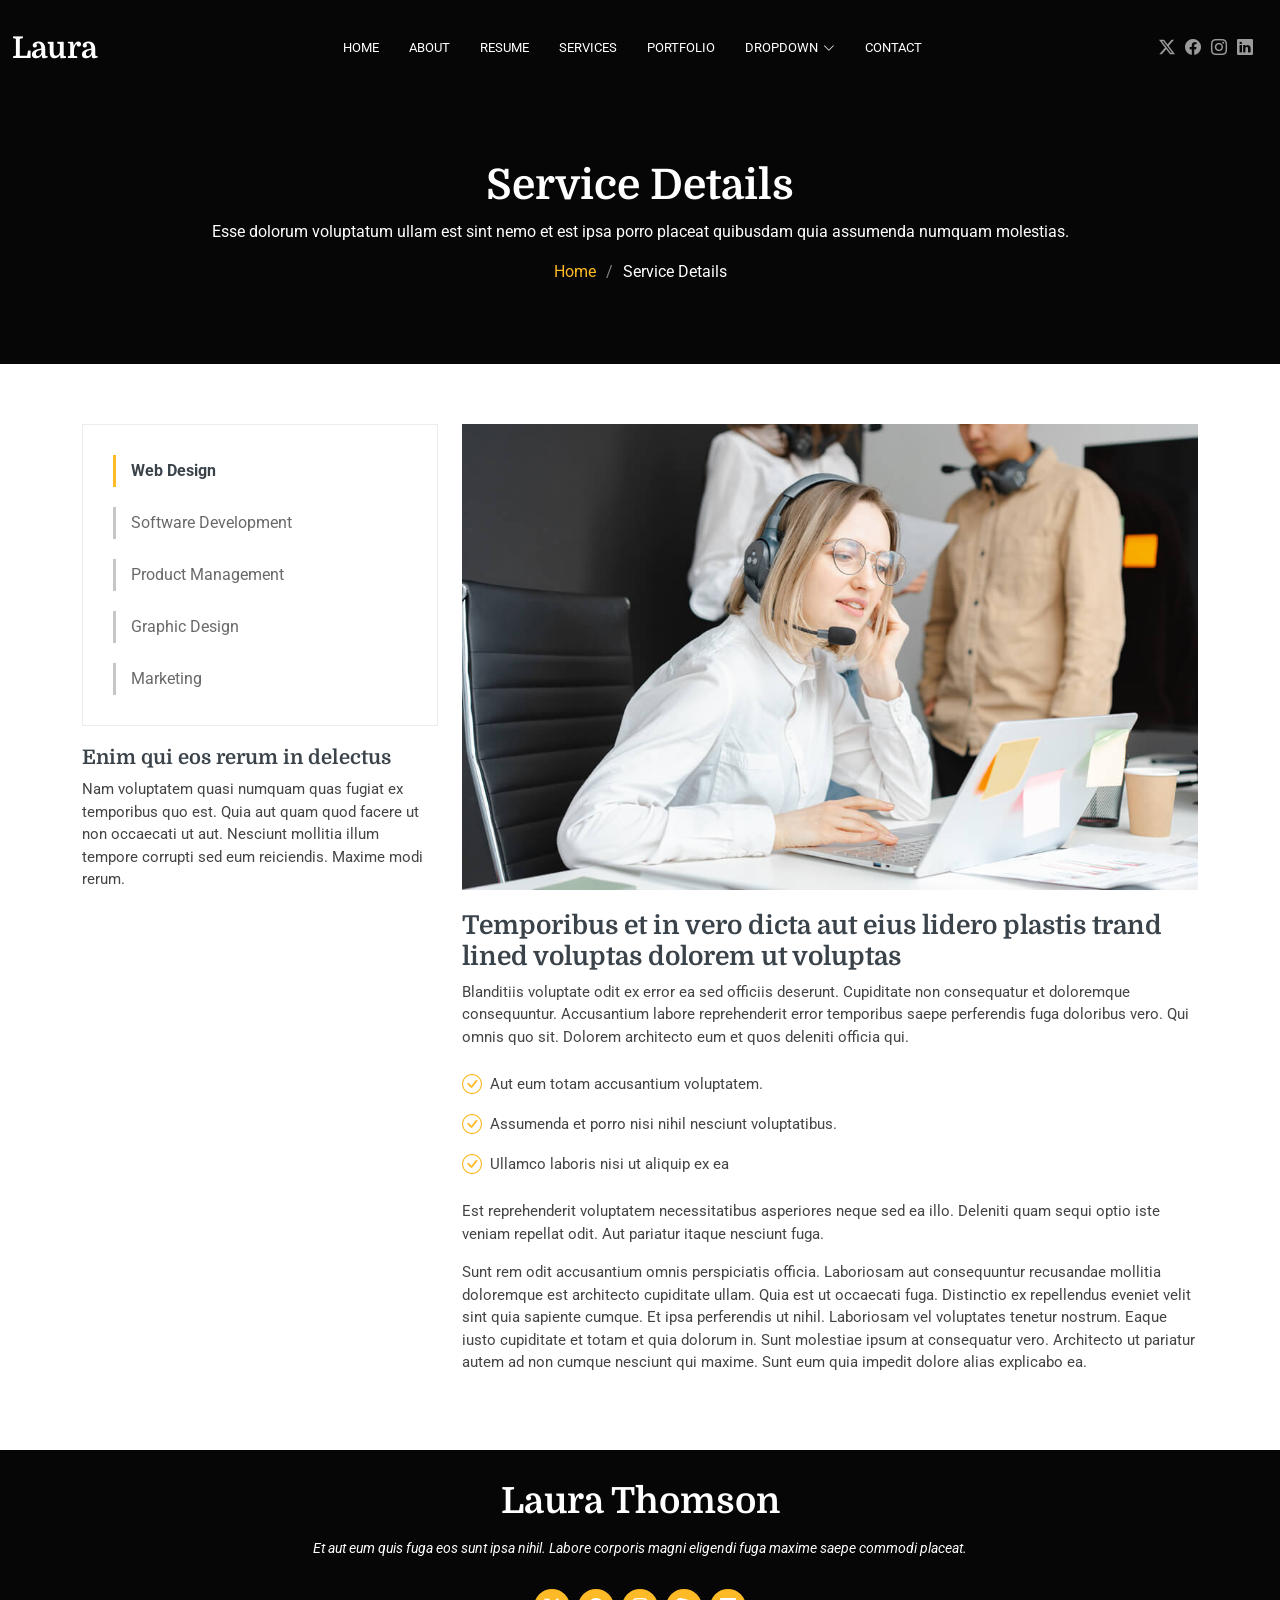
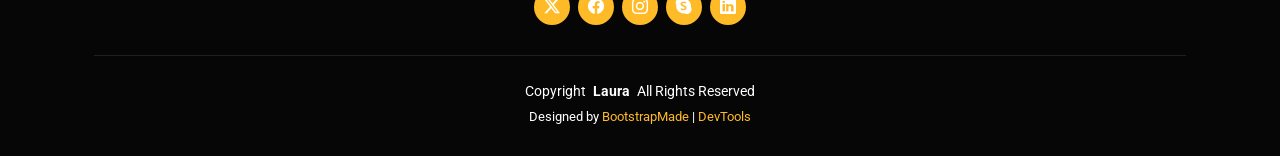
<file: service-details.html>
<!DOCTYPE html>
<html lang="en">

<head>
  <meta charset="utf-8">
  <meta content="width=device-width, initial-scale=1.0" name="viewport">
  <title>Service Details - Laura Bootstrap Template</title>
  <meta name="description" content="">
  <meta name="keywords" content="">

  <!-- Favicons -->
  <link href="assets/img/favicon.png" rel="icon">
  <link href="assets/img/apple-touch-icon.png" rel="apple-touch-icon">

  <!-- Fonts -->
  <link href="https://fonts.googleapis.com" rel="preconnect">
  <link href="https://fonts.gstatic.com" rel="preconnect" crossorigin>
  <link href="https://fonts.googleapis.com/css2?family=Roboto:ital,wght@0,100;0,300;0,400;0,500;0,700;0,900;1,100;1,300;1,400;1,500;1,700;1,900&family=Quicksand:wght@300;400;500;600;700&family=Domine:wght@400;500;600;700&display=swap" rel="stylesheet">

  <!-- Vendor CSS Files -->
  <link href="assets/vendor/bootstrap/css/bootstrap.min.css" rel="stylesheet">
  <link href="assets/vendor/bootstrap-icons/bootstrap-icons.css" rel="stylesheet">
  <link href="assets/vendor/aos/aos.css" rel="stylesheet">
  <link href="assets/vendor/swiper/swiper-bundle.min.css" rel="stylesheet">
  <link href="assets/vendor/glightbox/css/glightbox.min.css" rel="stylesheet">

  <!-- Main CSS File -->
  <link href="assets/css/main.css" rel="stylesheet">

  <!-- =======================================================
  * Template Name: Laura
  * Template URL: https://bootstrapmade.com/laura-free-creative-bootstrap-theme/
  * Updated: Aug 07 2024 with Bootstrap v5.3.3
  * Author: BootstrapMade.com
  * License: https://bootstrapmade.com/license/
  ======================================================== -->
</head>

<body class="service-details-page">

  <header id="header" class="header d-flex align-items-center fixed-top">
    <div class="container-fluid position-relative d-flex align-items-center justify-content-between">

      <a href="index.html" class="logo d-flex align-items-center me-auto me-xl-0">
        <!-- Uncomment the line below if you also wish to use an image logo -->
        <!-- <img src="assets/img/logo.png" alt=""> -->
        <h1 class="sitename">Laura</h1>
      </a>

      <nav id="navmenu" class="navmenu">
        <ul>
          <li><a href="#hero">Home</a></li>
          <li><a href="#about">About</a></li>
          <li><a href="#resume">Resume</a></li>
          <li><a href="#services">Services</a></li>
          <li><a href="#portfolio">Portfolio</a></li>
          <li class="dropdown"><a href="#"><span>Dropdown</span> <i class="bi bi-chevron-down toggle-dropdown"></i></a>
            <ul>
              <li><a href="#">Dropdown 1</a></li>
              <li class="dropdown"><a href="#"><span>Deep Dropdown</span> <i class="bi bi-chevron-down toggle-dropdown"></i></a>
                <ul>
                  <li><a href="#">Deep Dropdown 1</a></li>
                  <li><a href="#">Deep Dropdown 2</a></li>
                  <li><a href="#">Deep Dropdown 3</a></li>
                  <li><a href="#">Deep Dropdown 4</a></li>
                  <li><a href="#">Deep Dropdown 5</a></li>
                </ul>
              </li>
              <li><a href="#">Dropdown 2</a></li>
              <li><a href="#">Dropdown 3</a></li>
              <li><a href="#">Dropdown 4</a></li>
            </ul>
          </li>
          <li><a href="#contact">Contact</a></li>
        </ul>
        <i class="mobile-nav-toggle d-xl-none bi bi-list"></i>
      </nav>

      <div class="header-social-links">
        <a href="#" class="twitter"><i class="bi bi-twitter-x"></i></a>
        <a href="#" class="facebook"><i class="bi bi-facebook"></i></a>
        <a href="#" class="instagram"><i class="bi bi-instagram"></i></a>
        <a href="#" class="linkedin"><i class="bi bi-linkedin"></i></a>
      </div>

    </div>
  </header>

  <main class="main">

    <!-- Page Title -->
    <div class="page-title dark-background">
      <div class="container position-relative">
        <h1>Service Details</h1>
        <p>Esse dolorum voluptatum ullam est sint nemo et est ipsa porro placeat quibusdam quia assumenda numquam molestias.</p>
        <nav class="breadcrumbs">
          <ol>
            <li><a href="index.html">Home</a></li>
            <li class="current">Service Details</li>
          </ol>
        </nav>
      </div>
    </div><!-- End Page Title -->

    <!-- Service Details Section -->
    <section id="service-details" class="service-details section">

      <div class="container">

        <div class="row gy-4">

          <div class="col-lg-4" data-aos="fade-up" data-aos-delay="100">
            <div class="services-list">
              <a href="#" class="active">Web Design</a>
              <a href="#">Software Development</a>
              <a href="#">Product Management</a>
              <a href="#">Graphic Design</a>
              <a href="#">Marketing</a>
            </div>

            <h4>Enim qui eos rerum in delectus</h4>
            <p>Nam voluptatem quasi numquam quas fugiat ex temporibus quo est. Quia aut quam quod facere ut non occaecati ut aut. Nesciunt mollitia illum tempore corrupti sed eum reiciendis. Maxime modi rerum.</p>
          </div>

          <div class="col-lg-8" data-aos="fade-up" data-aos-delay="200">
            <img src="assets/img/services.jpg" alt="" class="img-fluid services-img">
            <h3>Temporibus et in vero dicta aut eius lidero plastis trand lined voluptas dolorem ut voluptas</h3>
            <p>
              Blanditiis voluptate odit ex error ea sed officiis deserunt. Cupiditate non consequatur et doloremque consequuntur. Accusantium labore reprehenderit error temporibus saepe perferendis fuga doloribus vero. Qui omnis quo sit. Dolorem architecto eum et quos deleniti officia qui.
            </p>
            <ul>
              <li><i class="bi bi-check-circle"></i> <span>Aut eum totam accusantium voluptatem.</span></li>
              <li><i class="bi bi-check-circle"></i> <span>Assumenda et porro nisi nihil nesciunt voluptatibus.</span></li>
              <li><i class="bi bi-check-circle"></i> <span>Ullamco laboris nisi ut aliquip ex ea</span></li>
            </ul>
            <p>
              Est reprehenderit voluptatem necessitatibus asperiores neque sed ea illo. Deleniti quam sequi optio iste veniam repellat odit. Aut pariatur itaque nesciunt fuga.
            </p>
            <p>
              Sunt rem odit accusantium omnis perspiciatis officia. Laboriosam aut consequuntur recusandae mollitia doloremque est architecto cupiditate ullam. Quia est ut occaecati fuga. Distinctio ex repellendus eveniet velit sint quia sapiente cumque. Et ipsa perferendis ut nihil. Laboriosam vel voluptates tenetur nostrum. Eaque iusto cupiditate et totam et quia dolorum in. Sunt molestiae ipsum at consequatur vero. Architecto ut pariatur autem ad non cumque nesciunt qui maxime. Sunt eum quia impedit dolore alias explicabo ea.
            </p>
          </div>

        </div>

      </div>

    </section><!-- /Service Details Section -->

  </main>

  <footer id="footer" class="footer position-relative dark-background">
    <div class="container">
      <h3 class="sitename">Laura Thomson<br></h3>
      <p>Et aut eum quis fuga eos sunt ipsa nihil. Labore corporis magni eligendi fuga maxime saepe commodi placeat.</p>
      <div class="social-links d-flex justify-content-center">
        <a href=""><i class="bi bi-twitter-x"></i></a>
        <a href=""><i class="bi bi-facebook"></i></a>
        <a href=""><i class="bi bi-instagram"></i></a>
        <a href=""><i class="bi bi-skype"></i></a>
        <a href=""><i class="bi bi-linkedin"></i></a>
      </div>
      <div class="container">
        <div class="copyright">
          <span>Copyright</span> <strong class="px-1 sitename">Laura</strong> <span>All Rights Reserved</span>
        </div>
        <div class="credits">
          <!-- All the links in the footer should remain intact. -->
          <!-- You can delete the links only if you've purchased the pro version. -->
          <!-- Licensing information: https://bootstrapmade.com/license/ -->
          <!-- Purchase the pro version with working PHP/AJAX contact form: [buy-url] -->
          Designed by <a href="https://bootstrapmade.com/">BootstrapMade</a> | <a href="https://bootstrapmade.com/tools/">DevTools</a>
        </div>
      </div>
    </div>
  </footer>

  <!-- Scroll Top -->
  <a href="#" id="scroll-top" class="scroll-top d-flex align-items-center justify-content-center"><i class="bi bi-arrow-up-short"></i></a>

  <!-- Preloader -->
  <div id="preloader"></div>

  <!-- Vendor JS Files -->
  <script src="assets/vendor/bootstrap/js/bootstrap.bundle.min.js"></script>
  <script src="assets/vendor/php-email-form/validate.js"></script>
  <script src="assets/vendor/aos/aos.js"></script>
  <script src="assets/vendor/swiper/swiper-bundle.min.js"></script>
  <script src="assets/vendor/glightbox/js/glightbox.min.js"></script>
  <script src="assets/vendor/imagesloaded/imagesloaded.pkgd.min.js"></script>
  <script src="assets/vendor/isotope-layout/isotope.pkgd.min.js"></script>

  <!-- Main JS File -->
  <script src="assets/js/main.js"></script>

</body>

</html>
</file>
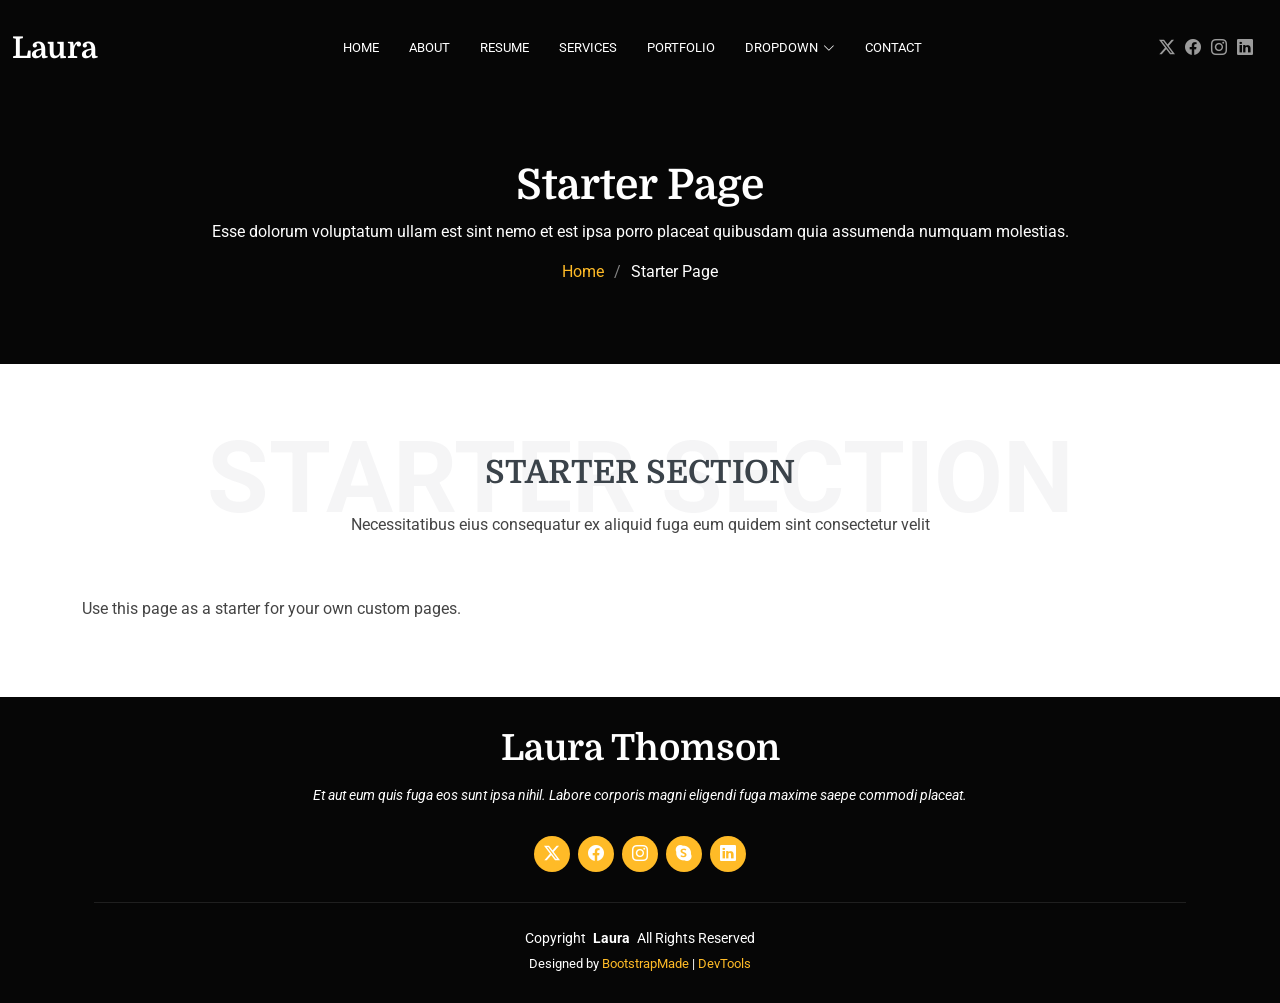
<file: starter-page.html>
<!DOCTYPE html>
<html lang="en">

<head>
  <meta charset="utf-8">
  <meta content="width=device-width, initial-scale=1.0" name="viewport">
  <title>Starter Page - Laura Bootstrap Template</title>
  <meta name="description" content="">
  <meta name="keywords" content="">

  <!-- Favicons -->
  <link href="assets/img/favicon.png" rel="icon">
  <link href="assets/img/apple-touch-icon.png" rel="apple-touch-icon">

  <!-- Fonts -->
  <link href="https://fonts.googleapis.com" rel="preconnect">
  <link href="https://fonts.gstatic.com" rel="preconnect" crossorigin>
  <link href="https://fonts.googleapis.com/css2?family=Roboto:ital,wght@0,100;0,300;0,400;0,500;0,700;0,900;1,100;1,300;1,400;1,500;1,700;1,900&family=Quicksand:wght@300;400;500;600;700&family=Domine:wght@400;500;600;700&display=swap" rel="stylesheet">

  <!-- Vendor CSS Files -->
  <link href="assets/vendor/bootstrap/css/bootstrap.min.css" rel="stylesheet">
  <link href="assets/vendor/bootstrap-icons/bootstrap-icons.css" rel="stylesheet">
  <link href="assets/vendor/aos/aos.css" rel="stylesheet">
  <link href="assets/vendor/swiper/swiper-bundle.min.css" rel="stylesheet">
  <link href="assets/vendor/glightbox/css/glightbox.min.css" rel="stylesheet">

  <!-- Main CSS File -->
  <link href="assets/css/main.css" rel="stylesheet">

  <!-- =======================================================
  * Template Name: Laura
  * Template URL: https://bootstrapmade.com/laura-free-creative-bootstrap-theme/
  * Updated: Aug 07 2024 with Bootstrap v5.3.3
  * Author: BootstrapMade.com
  * License: https://bootstrapmade.com/license/
  ======================================================== -->
</head>

<body class="starter-page-page">

  <header id="header" class="header d-flex align-items-center fixed-top">
    <div class="container-fluid position-relative d-flex align-items-center justify-content-between">

      <a href="index.html" class="logo d-flex align-items-center me-auto me-xl-0">
        <!-- Uncomment the line below if you also wish to use an image logo -->
        <!-- <img src="assets/img/logo.png" alt=""> -->
        <h1 class="sitename">Laura</h1>
      </a>

      <nav id="navmenu" class="navmenu">
        <ul>
          <li><a href="#hero">Home</a></li>
          <li><a href="#about">About</a></li>
          <li><a href="#resume">Resume</a></li>
          <li><a href="#services">Services</a></li>
          <li><a href="#portfolio">Portfolio</a></li>
          <li class="dropdown"><a href="#"><span>Dropdown</span> <i class="bi bi-chevron-down toggle-dropdown"></i></a>
            <ul>
              <li><a href="#">Dropdown 1</a></li>
              <li class="dropdown"><a href="#"><span>Deep Dropdown</span> <i class="bi bi-chevron-down toggle-dropdown"></i></a>
                <ul>
                  <li><a href="#">Deep Dropdown 1</a></li>
                  <li><a href="#">Deep Dropdown 2</a></li>
                  <li><a href="#">Deep Dropdown 3</a></li>
                  <li><a href="#">Deep Dropdown 4</a></li>
                  <li><a href="#">Deep Dropdown 5</a></li>
                </ul>
              </li>
              <li><a href="#">Dropdown 2</a></li>
              <li><a href="#">Dropdown 3</a></li>
              <li><a href="#">Dropdown 4</a></li>
            </ul>
          </li>
          <li><a href="#contact">Contact</a></li>
        </ul>
        <i class="mobile-nav-toggle d-xl-none bi bi-list"></i>
      </nav>

      <div class="header-social-links">
        <a href="#" class="twitter"><i class="bi bi-twitter-x"></i></a>
        <a href="#" class="facebook"><i class="bi bi-facebook"></i></a>
        <a href="#" class="instagram"><i class="bi bi-instagram"></i></a>
        <a href="#" class="linkedin"><i class="bi bi-linkedin"></i></a>
      </div>

    </div>
  </header>

  <main class="main">

    <!-- Page Title -->
    <div class="page-title dark-background">
      <div class="container position-relative">
        <h1>Starter Page</h1>
        <p>Esse dolorum voluptatum ullam est sint nemo et est ipsa porro placeat quibusdam quia assumenda numquam molestias.</p>
        <nav class="breadcrumbs">
          <ol>
            <li><a href="index.html">Home</a></li>
            <li class="current">Starter Page</li>
          </ol>
        </nav>
      </div>
    </div><!-- End Page Title -->

    <!-- Starter Section Section -->
    <section id="starter-section" class="starter-section section">

      <!-- Section Title -->
      <div class="container section-title" data-aos="fade-up">
        <span class="description-title">Starter Section</span>
        <h2>Starter Section</h2>
        <p>Necessitatibus eius consequatur ex aliquid fuga eum quidem sint consectetur velit</p>
      </div><!-- End Section Title -->

      <div class="container" data-aos="fade-up">
        <p>Use this page as a starter for your own custom pages.</p>
      </div>

    </section><!-- /Starter Section Section -->

  </main>

  <footer id="footer" class="footer position-relative dark-background">
    <div class="container">
      <h3 class="sitename">Laura Thomson<br></h3>
      <p>Et aut eum quis fuga eos sunt ipsa nihil. Labore corporis magni eligendi fuga maxime saepe commodi placeat.</p>
      <div class="social-links d-flex justify-content-center">
        <a href=""><i class="bi bi-twitter-x"></i></a>
        <a href=""><i class="bi bi-facebook"></i></a>
        <a href=""><i class="bi bi-instagram"></i></a>
        <a href=""><i class="bi bi-skype"></i></a>
        <a href=""><i class="bi bi-linkedin"></i></a>
      </div>
      <div class="container">
        <div class="copyright">
          <span>Copyright</span> <strong class="px-1 sitename">Laura</strong> <span>All Rights Reserved</span>
        </div>
        <div class="credits">
          <!-- All the links in the footer should remain intact. -->
          <!-- You can delete the links only if you've purchased the pro version. -->
          <!-- Licensing information: https://bootstrapmade.com/license/ -->
          <!-- Purchase the pro version with working PHP/AJAX contact form: [buy-url] -->
          Designed by <a href="https://bootstrapmade.com/">BootstrapMade</a> | <a href="https://bootstrapmade.com/tools/">DevTools</a>
        </div>
      </div>
    </div>
  </footer>

  <!-- Scroll Top -->
  <a href="#" id="scroll-top" class="scroll-top d-flex align-items-center justify-content-center"><i class="bi bi-arrow-up-short"></i></a>

  <!-- Preloader -->
  <div id="preloader"></div>

  <!-- Vendor JS Files -->
  <script src="assets/vendor/bootstrap/js/bootstrap.bundle.min.js"></script>
  <script src="assets/vendor/php-email-form/validate.js"></script>
  <script src="assets/vendor/aos/aos.js"></script>
  <script src="assets/vendor/swiper/swiper-bundle.min.js"></script>
  <script src="assets/vendor/glightbox/js/glightbox.min.js"></script>
  <script src="assets/vendor/imagesloaded/imagesloaded.pkgd.min.js"></script>
  <script src="assets/vendor/isotope-layout/isotope.pkgd.min.js"></script>

  <!-- Main JS File -->
  <script src="assets/js/main.js"></script>

</body>

</html>
</file>
<file: assets/css/main.css>
/* Fonts */

@import url('https://fonts.googleapis.com/css2?family=Ballet:opsz@16..72&display=swap');


.resume-title {
  font-family: "Ballet", cursive;
  font-optical-sizing: auto;
  font-weight: 400;
  font-style: normal;
}

:root {
  --default-font: "Roboto",  system-ui, -apple-system, "Segoe UI", Roboto, "Helvetica Neue", Arial, "Noto Sans", "Liberation Sans", sans-serif, "Apple Color Emoji", "Segoe UI Emoji", "Segoe UI Symbol", "Noto Color Emoji";
  --heading-font: "Domine",  sans-serif;
  --nav-font: "Quicksand",  sans-serif;
}

/* Global Colors - The following color variables are used throughout the website. Updating them here will change the color scheme of the entire website */
:root { 
  --background-color: #ffffff; /* Background color for the entire website, including individual sections */
  --default-color: #444444; /* Default color used for the majority of the text content across the entire website */
  --heading-color: #3b434a; /* Color for headings, subheadings and title throughout the website */
  --accent-color: #ffbb27;
  --accent-color-kim: #14b858; /* Accent color that represents your brand on the website. It's used for buttons, links, and other elements that need to stand out */
  --surface-color: #ffffff; /* The surface color is used as a background of boxed elements within sections, such as cards, icon boxes, or other elements that require a visual separation from the global background. */
  --contrast-color: #000000; /* Contrast color for text, ensuring readability against backgrounds of accent, heading, or default colors. */
}

/* Nav Menu Color
s - The following color variables are used specifically for the navigation menu. They are separate from the global colors to allow for more customization options */
:root {
  --nav-color-kim: #221088;
  --nav-color: #ffffff;  /* The default color of the main navmenu links */
  --nav-hover-color: #ffbb27; /* Applied to main navmenu links when they are hovered over or active */
  --nav-mobile-background-color: #ffffff; /* Used as the background color for mobile navigation menu */
  --nav-dropdown-background-color: #ffffff; /* Used as the background color for dropdown items that appear when hovering over primary navigation items */
  --nav-dropdown-color: #444444; /* Used for navigation links of the dropdown items in the navigation menu. */
  --nav-dropdown-hover-color: #ffbb27; /* Similar to --nav-hover-color, this color is applied to dropdown navigation links when they are hovered over. */
}

/* Color Presets - These classes override global colors when applied to any section or element, providing reuse of the sam color scheme. */

.light-background {
  --background-color: #f9f9f9;
  --surface-color: #ffffff;
}

.dark-background {
  --background-color: #060606;
  --default-color: #ffffff;
  --heading-color: #ffffff;
  --surface-color: #252525;
  --contrast-color: #ffffff;
}

/* Smooth scroll */
:root {
  scroll-behavior: smooth;
}

/*--------------------------------------------------------------
# General Styling & Shared Classes
--------------------------------------------------------------*/
body {
  color: var(--default-color);
  background-color: var(--background-color);
  font-family: var(--default-font);
}

a {
  color: var(--accent-color);
  text-decoration: none;
  transition: 0.3s;
}

a:hover {
  color: color-mix(in srgb, var(--accent-color), transparent 25%);
  text-decoration: none;
}

h1,
h2,
h3,
h4,
h5,
h6 {
  color: var(--heading-color);
  font-family: var(--heading-font);
}

/* PHP Email Form Messages
------------------------------*/
.php-email-form .error-message {
  display: none;
  background: #df1529;
  color: #ffffff;
  text-align: left;
  padding: 15px;
  margin-bottom: 24px;
  font-weight: 600;
}

.php-email-form .sent-message {
  display: none;
  color: #ffffff;
  background: #059652;
  text-align: center;
  padding: 15px;
  margin-bottom: 24px;
  font-weight: 600;
}

.php-email-form .loading {
  display: none;
  background: var(--surface-color);
  text-align: center;
  padding: 15px;
  margin-bottom: 24px;
}

.php-email-form .loading:before {
  content: "";
  display: inline-block;
  border-radius: 50%;
  width: 24px;
  height: 24px;
  margin: 0 10px -6px 0;
  border: 3px solid var(--accent-color);
  border-top-color: var(--surface-color);
  animation: php-email-form-loading 1s linear infinite;
}

@keyframes php-email-form-loading {
  0% {
    transform: rotate(0deg);
  }

  100% {
    transform: rotate(360deg);
  }
}

/*--------------------------------------------------------------
# Global Header
--------------------------------------------------------------*/
.header {
  --background-color: rgba(0, 0, 0, 0);
  --default-color: #ffffff;
  --heading-color: #ffffff;
  color: var(--default-color);
  background-color: var(--background-color);
  padding: 20px 0;
  transition: all 0.5s;
  z-index: 997;
}

.header .logo {
  line-height: 1;
}

.header .logo img {
  max-height: 36px;
  margin-right: 8px;
}

.header .logo h1 {
  font-size: 30px;
  margin: 0;
  font-weight: 700;
  color: var(--heading-color);
}

.header .header-social-links {
  padding-right: 15px;
}

.header .header-social-links a {
  color: color-mix(in srgb, var(--default-color), transparent 40%);
  padding-left: 6px;
  display: inline-block;
  transition: 0.3s;
  font-size: 16px;
}

.header .header-social-links a:hover {
  color: var(--accent-color);
}

.header .header-social-links a i {
  line-height: 0px;
}

@media (max-width: 1200px) {
  .header .logo {
    order: 1;
  }

  .header .header-social-links {
    order: 2;
  }

  .header .navmenu {
    order: 3;
  }
}

.scrolled .header {
  box-shadow: 0px 0 18px rgba(0, 0, 0, 0.1);
  padding: 12px 0;
}

/* Global Header on Scroll
------------------------------*/
.scrolled .header {
  --background-color: rgba(0, 0, 0, 0.8);
}

/*--------------------------------------------------------------
# Navigation Menu
--------------------------------------------------------------*/
/* Navmenu - Desktop */
@media (min-width: 1200px) {
  .navmenu {
    padding: 0;
  }

  .navmenu ul {
    margin: 0;
    padding: 0;
    display: flex;
    list-style: none;
    align-items: center;
  }

  .navmenu li {
    position: relative;
  }

  .navmenu a,
  .navmenu a:focus {
    color: var(--nav-color);
    padding: 18px 15px;
    font-size: 13px;
    text-transform: uppercase;
    /* font-family: var(--nav-font); */
    font-weight: 400;
    display: flex;
    align-items: center;
    justify-content: space-between;
    white-space: nowrap;
    transition: 0.3s;
  }

  .navmenu a i,
  .navmenu a:focus i {
    font-size: 12px;
    line-height: 0;
    margin-left: 5px;
    transition: 0.3s;
  }

  .navmenu li:last-child a {
    padding-right: 0;
  }

  .navmenu li:hover>a,
  .navmenu .active,
  .navmenu .active:focus {
    color: var(--nav-hover-color);
  }

  .navmenu .dropdown ul {
    margin: 0;
    padding: 10px 0;
    background: var(--nav-dropdown-background-color);
    display: block;
    position: absolute;
    visibility: hidden;
    left: 14px;
    top: 130%;
    opacity: 0;
    transition: 0.3s;
    border-radius: 4px;
    z-index: 99;
    box-shadow: 0px 0px 30px rgba(0, 0, 0, 0.1);
  }

  .navmenu .dropdown ul li {
    min-width: 200px;
  }

  .navmenu .dropdown ul a {
    padding: 10px 20px;
    font-size: 15px;
    text-transform: none;
    color: var(--nav-dropdown-color);
  }

  .navmenu .dropdown ul a i {
    font-size: 12px;
  }

  .navmenu .dropdown ul a:hover,
  .navmenu .dropdown ul .active:hover,
  .navmenu .dropdown ul li:hover>a {
    color: var(--nav-dropdown-hover-color);
  }

  .navmenu .dropdown:hover>ul {
    opacity: 1;
    top: 100%;
    visibility: visible;
  }

  .navmenu .dropdown .dropdown ul {
    top: 0;
    left: -90%;
    visibility: hidden;
  }

  .navmenu .dropdown .dropdown:hover>ul {
    opacity: 1;
    top: 0;
    left: -100%;
    visibility: visible;
  }
}

/* Navmenu - Mobile */
@media (max-width: 1199px) {
  .mobile-nav-toggle {
    color: var(--nav-color);
    font-size: 28px;
    line-height: 0;
    margin-right: 10px;
    cursor: pointer;
    transition: color 0.3s;
  }

  .navmenu {
    padding: 0;
    z-index: 9997;
  }

  .navmenu ul {
    display: none;
    list-style: none;
    position: absolute;
    inset: 60px 20px 20px 20px;
    padding: 10px 0;
    margin: 0;
    border-radius: 6px;
    background-color: var(--nav-mobile-background-color);
    overflow-y: auto;
    transition: 0.3s;
    z-index: 9998;
    box-shadow: 0px 0px 30px rgba(0, 0, 0, 0.1);
  }

  .navmenu a,
  .navmenu a:focus {
    color: var(--nav-dropdown-color);
    padding: 10px 20px;
    font-family: var(--nav-font);
    font-size: 17px;
    font-weight: 500;
    display: flex;
    align-items: center;
    justify-content: space-between;
    white-space: nowrap;
    transition: 0.3s;
  }

  .navmenu a i,
  .navmenu a:focus i {
    font-size: 12px;
    line-height: 0;
    margin-left: 5px;
    width: 30px;
    height: 30px;
    display: flex;
    align-items: center;
    justify-content: center;
    border-radius: 50%;
    transition: 0.3s;
    background-color: color-mix(in srgb, var(--accent-color), transparent 90%);
  }

  .navmenu a i:hover,
  .navmenu a:focus i:hover {
    background-color: var(--accent-color);
    color: var(--contrast-color);
  }

  .navmenu a:hover,
  .navmenu .active,
  .navmenu .active:focus {
    color: var(--nav-dropdown-hover-color);
  }

  .navmenu .active i,
  .navmenu .active:focus i {
    background-color: var(--accent-color);
    color: var(--contrast-color);
    transform: rotate(180deg);
  }

  .navmenu .dropdown ul {
    position: static;
    display: none;
    z-index: 99;
    padding: 10px 0;
    margin: 10px 20px;
    background-color: var(--nav-dropdown-background-color);
    border: 1px solid color-mix(in srgb, var(--default-color), transparent 90%);
    box-shadow: none;
    transition: all 0.5s ease-in-out;
  }

  .navmenu .dropdown ul ul {
    background-color: rgba(33, 37, 41, 0.1);
  }

  .navmenu .dropdown>.dropdown-active {
    display: block;
    background-color: rgba(33, 37, 41, 0.03);
  }

  .mobile-nav-active {
    overflow: hidden;
  }

  .mobile-nav-active .mobile-nav-toggle {
    color: #fff;
    position: absolute;
    font-size: 32px;
    top: 15px;
    right: 15px;
    margin-right: 0;
    z-index: 9999;
  }

  .mobile-nav-active .navmenu {
    position: fixed;
    overflow: hidden;
    inset: 0;
    background: rgba(33, 37, 41, 0.8);
    transition: 0.3s;
  }

  .mobile-nav-active .navmenu>ul {
    display: block;
  }
}

/*--------------------------------------------------------------
# Global Footer
--------------------------------------------------------------*/
.footer {
  color: var(--default-color);
  background-color: var(--background-color);
  font-size: 14px;
  text-align: center;
  padding: 30px 0;
  position: relative;
}

.footer h3 {
  font-size: 36px;
  font-weight: 700;
  position: relative;
  padding: 0;
  margin: 0 0 15px 0;
}

.footer p {
  font-size: 15;
  font-style: italic;
  padding: 0;
  margin: 0 0 30px 0;
}

.footer .social-links {
  margin: 0 0 30px 0;
}

.footer .social-links a {
  font-size: 16px;
  display: flex;
  align-items: center;
  justify-content: center;
  background: var(--accent-color);
  color: var(--contrast-color);
  line-height: 1;
  margin: 0 4px;
  border-radius: 50%;
  text-align: center;
  width: 36px;
  height: 36px;
  transition: 0.3s;
}

.footer .social-links a:hover {
  background: color-mix(in srgb, var(--accent-color), transparent 20%);
  text-decoration: none;
}

.footer .copyright {
  padding-top: 25px;
  border-top: 1px solid color-mix(in srgb, var(--default-color), transparent 90%);
}

.footer .credits {
  font-size: 13px;
  padding-top: 5px;
}

/*--------------------------------------------------------------
# Preloader
--------------------------------------------------------------*/
#preloader {
  position: fixed;
  inset: 0;
  z-index: 999999;
  overflow: hidden;
  background: var(--background-color);
  transition: all 0.6s ease-out;
}

#preloader:before {
  content: "";
  position: fixed;
  top: calc(50% - 30px);
  left: calc(50% - 30px);
  border: 6px solid #ffffff;
  border-color: var(--accent-color) transparent var(--accent-color) transparent;
  border-radius: 50%;
  width: 60px;
  height: 60px;
  animation: animate-preloader 1.5s linear infinite;
}

@keyframes animate-preloader {
  0% {
    transform: rotate(0deg);
  }

  100% {
    transform: rotate(360deg);
  }
}

/*--------------------------------------------------------------
# Scroll Top Button
--------------------------------------------------------------*/
.scroll-top {
  position: fixed;
  visibility: hidden;
  opacity: 0;
  right: 15px;
  bottom: -15px;
  z-index: 99999;
  background-color: var(--accent-color);
  width: 44px;
  height: 44px;
  border-radius: 50px;
  transition: all 0.4s;
}

.scroll-top i {
  font-size: 24px;
  color: var(--contrast-color);
  line-height: 0;
}

.scroll-top:hover {
  background-color: color-mix(in srgb, var(--accent-color-kim), transparent 20%);
  color: var(--contrast-color);
}

.scroll-top.active {
  visibility: visible;
  opacity: 1;
  bottom: 15px;
}

/*--------------------------------------------------------------
# Disable aos animation delay on mobile devices
--------------------------------------------------------------*/
@media screen and (max-width: 768px) {
  [data-aos-delay] {
    transition-delay: 0 !important;
  }
}

/*--------------------------------------------------------------
# Global Page Titles & Breadcrumbs
--------------------------------------------------------------*/
.page-title {
  color: var(--default-color);
  background-color: var(--background-color);
  background-size: cover;
  background-position: center;
  background-repeat: no-repeat;
  padding: 160px 0 80px 0;
  text-align: center;
  position: relative;
}

.page-title h1 {
  font-size: 42px;
  font-weight: 700;
  margin-bottom: 10px;
}

.page-title .breadcrumbs ol {
  display: flex;
  flex-wrap: wrap;
  list-style: none;
  justify-content: center;
  padding: 0;
  margin: 0;
  font-size: 16px;
  font-weight: 400;
}

.page-title .breadcrumbs ol li+li {
  padding-left: 10px;
}

.page-title .breadcrumbs ol li+li::before {
  content: "/";
  display: inline-block;
  padding-right: 10px;
  color: color-mix(in srgb, var(--default-color), transparent 50%);
}

/*--------------------------------------------------------------
# Global Sections
--------------------------------------------------------------*/
section,
.section {
  color: var(--default-color);
  background-color: var(--background-color);
  padding: 60px 0;
  scroll-margin-top: 80px;
  overflow: clip;
}

@media (max-width: 1199px) {

  section,
  .section {
    scroll-margin-top: 60px;
  }
}

/*--------------------------------------------------------------
# Global Section Titles
--------------------------------------------------------------*/
.section-title {
  text-align: center;
  padding: 30px 0;
  margin-bottom: 30px;
  position: relative;
}

.section-title h2 {
  font-size: 32px;
  font-weight: 700;
  text-transform: uppercase;
  margin-bottom: 20px;
  padding-bottom: 0;
  position: relative;
  z-index: 2;
}

.section-title span {
  position: absolute;
  top: 4px;
  color: color-mix(in srgb, var(--heading-color), transparent 95%);
  left: 0;
  right: 0;
  z-index: 1;
  font-weight: 700;
  font-size: 100px;
  text-transform: uppercase;
  line-height: 1;
}

.section-title p {
  margin-bottom: 0;
  position: relative;
  z-index: 2;
}

@media (max-width: 575px) {
  .section-title h2 {
    font-size: 28px;
    margin-bottom: 15px;
  }

  .section-title span {
    font-size: 38px;
  }
}

/*--------------------------------------------------------------
# Hero Section
--------------------------------------------------------------*/
.hero {
  width: 100%;
  min-height: 100vh;
  position: relative;
  padding: 120px 0 60px 0;
  display: flex;
  align-items: center;
  justify-content: center;
}

.hero:before {
  content: "";
  background: color-mix(in srgb, var(--background-color), transparent 30%);
  position: absolute;
  inset: 0;
  z-index: 2;
}

.hero img {
  position: absolute;
  inset: 0;
  display: block;
  width: 100%;
  height: 100%;
  object-fit: cover;
  z-index: 1;
}

.hero .container {
  position: relative;
  z-index: 3;
}

.hero h2 {
  margin: 0;
  font-size: 36px;
  font-weight: 700;
  line-height: 56px;
}

.hero p {
  color: color-mix(in srgb, var(--default-color), transparent 20%);
  margin: 10px 0 0 0;
  font-size: 16px;
  font-weight: 500;
  letter-spacing: 1px;
}

@media (max-width: 640px) {
  .hero h1 {
    font-size: 30px;
    line-height: 36px;
  }
}

.hero .btn-scroll {
  transition: 0.4s;
  color: color-mix(in srgb, var(--default-color), transparent 60%);
  display: block;
  margin-top: 30px;
  animation: btn-up-down 1s ease-in-out infinite alternate-reverse both;
}

.hero .btn-scroll i {
  font-size: 48px;
}

.hero .btn-scroll:hover {
  color: var(--accent-color);
}

@keyframes btn-up-down {
  0% {
    transform: translateY(5px);
  }

  100% {
    transform: translateY(-5px);
  }
}

/*--------------------------------------------------------------
# About Section
--------------------------------------------------------------*/
.about .skills-content h5 {
  font-size: 22px;
  font-weight: 700;
  margin: 30px 0 28px 0;
  color: #111;
  text-transform: uppercase;
}

/* 각 스킬 영역 */
.about .progress {
  height: auto;
  display: block;
  background: none;
  border-radius: 0;
  margin: 0 0 26px 0;
  overflow: visible;
}

/* 스킬명 + 퍼센트 */
.about .progress .skill {
  color: #666;
  padding: 0;
  margin: 0 0 10px 0;

  display: flex;
  justify-content: flex-end;
  align-items: center;

  text-transform: none;
  font-size: 14px;
  font-weight: 400;
  font-family: var(--default-font);
}

/* 퍼센트 */
.about .progress .skill .val {
  float: none;
  font-style: normal;
  margin-left: 5px;
  color: #666;
}

/* 바깥쪽 흰색 트랙 */
.about .progress-bar-wrap {
  width: 100%;
  height: 18px;

  background: #fff;
  border: 1px solid #e4e4e4;
  border-radius: 20px;

  padding: 4px;

  box-shadow: 0 8px 24px rgba(99, 117, 255, 0.14);
}

/* 실제 진행 바 */
.about .progress-bar {
  width: 1px;
  height: 8px;

  background: linear-gradient(
    90deg,
    #818cff 0%,
    #63bdf7 100%
  );

  border-radius: 20px;

  transition: width 0.9s ease;
}

/*--------------------------------------------------------------
# Services Section
--------------------------------------------------------------*/
.services .service-item {
  background-color: var(--surface-color);
  box-shadow: 0px 0 25px 0 rgba(0, 0, 0, 0.1);
  padding: 50px 30px;
  transition: all 0.3s ease-in-out;
  height: 100%;
  position: relative;
  z-index: 1;
}

.services .service-item:before {
  content: "";
  position: absolute;
  background: var(--accent-color);
  inset: 100% 0 0 0;
  transition: all 0.3s;
  z-index: -1;
}

.services .service-item .icon {
  margin-bottom: 10px;
}

.services .service-item .icon i {
  color: var(--accent-color);
  font-size: 36px;
  transition: ease-in-out 0.3s;
}

.services .service-item h4 {
  font-weight: 700;
  margin-bottom: 15px;
  font-size: 20px;
}

.services .service-item h4 a {
  color: var(--heading-color);
  transition: ease-in-out 0.3s;
}

.services .service-item p {
  line-height: 24px;
  font-size: 14px;
  margin-bottom: 0;
  transition: ease-in-out 0.3s;
}

.services .service-item:hover h4 a,
.services .service-item:hover .icon i,
.services .service-item:hover p {
  color: var(--contrast-color);
}

.services .service-item:hover:before {
  background: var(--accent-color);
  inset: 0;
  border-radius: 0px;
}

/*--------------------------------------------------------------
# Testimonials Section
--------------------------------------------------------------*/
.testimonials {
  padding: 80px 0;
  position: relative;
}

.testimonials:before {
  content: "";
  background: color-mix(in srgb, var(--background-color), transparent 30%);
  position: absolute;
  inset: 0;
  z-index: 2;
}

.testimonials .testimonials-bg {
  position: absolute;
  inset: 0;
  display: block;
  width: 100%;
  height: 100%;
  object-fit: cover;
  z-index: 1;
}

.testimonials .container {
  position: relative;
  z-index: 3;
}

.testimonials .testimonials-carousel,
.testimonials .testimonials-slider {
  overflow: hidden;
}

.testimonials .testimonial-item {
  text-align: center;
}

.testimonials .testimonial-item .testimonial-img {
  width: 100px;
  border-radius: 50%;
  border: 6px solid color-mix(in srgb, var(--default-color), transparent 85%);
  margin: 0 auto;
}

.testimonials .testimonial-item h3 {
  font-size: 20px;
  font-weight: bold;
  margin: 10px 0 5px 0;
}

.testimonials .testimonial-item h4 {
  font-size: 14px;
  margin: 0 0 15px 0;
  color: color-mix(in srgb, var(--default-color), transparent 40%);
}

.testimonials .testimonial-item .stars {
  margin-bottom: 15px;
}

.testimonials .testimonial-item .stars i {
  color: #ffc107;
  margin: 0 1px;
}

.testimonials .testimonial-item .quote-icon-left,
.testimonials .testimonial-item .quote-icon-right {
  color: color-mix(in srgb, var(--default-color), transparent 40%);
  font-size: 26px;
  line-height: 0;
}

.testimonials .testimonial-item .quote-icon-left {
  display: inline-block;
  left: -5px;
  position: relative;
}

.testimonials .testimonial-item .quote-icon-right {
  display: inline-block;
  right: -5px;
  position: relative;
  top: 10px;
  transform: scale(-1, -1);
}

.testimonials .testimonial-item p {
  font-style: italic;
  margin: 0 auto 15px auto;
}

.testimonials .swiper-wrapper {
  height: auto;
}

.testimonials .swiper-pagination {
  margin-top: 20px;
  position: relative;
}

.testimonials .swiper-pagination .swiper-pagination-bullet {
  width: 12px;
  height: 12px;
  background-color: color-mix(in srgb, var(--default-color), transparent 50%);
  opacity: 0.5;
}

.testimonials .swiper-pagination .swiper-pagination-bullet-active {
  background-color: var(--default-color);
  opacity: 1;
}

@media (min-width: 992px) {
  .testimonials .testimonial-item p {
    width: 80%;
  }
}

/*--------------------------------------------------------------
# Portfolio Section
--------------------------------------------------------------*/
.portfolio .portfolio-filters {
  padding: 0;
  margin: 0 auto 20px auto;
  list-style: none;
  text-align: center;
}

.portfolio .portfolio-filters li {
  cursor: pointer;
  display: inline-block;
  padding: 0;
  font-size: 18px;
  font-weight: 400;
  margin: 0 10px;
  line-height: 1;
  margin-bottom: 5px;
  transition: all 0.3s ease-in-out;
}

.portfolio .portfolio-filters li:hover,
.portfolio .portfolio-filters li.filter-active {
  color: var(--accent-color);
}

.portfolio .portfolio-filters li:first-child {
  margin-left: 0;
}

.portfolio .portfolio-filters li:last-child {
  margin-right: 0;
}

@media (max-width: 575px) {
  .portfolio .portfolio-filters li {
    font-size: 14px;
    margin: 0 5px;
  }
}

.portfolio .portfolio-content {
  position: relative;
  overflow: hidden;
}

.portfolio .portfolio-content img {
  transition: 0.3s;
}

.portfolio .portfolio-content .portfolio-info {
  opacity: 0;
  position: absolute;
  inset: 0;
  z-index: 3;
  transition: all ease-in-out 0.3s;
  background: rgba(0, 0, 0, 0.6);
  padding: 15px;
}

.portfolio .portfolio-content .portfolio-info h4 {
  font-size: 14px;
  padding: 5px 10px;
  font-weight: 400;
  color: #ffffff;
  display: inline-block;
  background-color: var(--accent-color);
}

.portfolio .portfolio-content .portfolio-info p {
  position: absolute;
  bottom: 10px;
  text-align: center;
  display: inline-block;
  left: 0;
  right: 0;
  font-size: 16px;
  font-weight: 600;
  color: rgba(255, 255, 255, 0.8);
}

.portfolio .portfolio-content .portfolio-info .details-link  {
  display: none;
}

/* More Details 아이콘 정중앙 배치 */
.portfolio .portfolio-content .portfolio-info .preview-link{
  position: absolute;
  left: 50%;
  top: 50%;
  transform: translate(-50%, -50%);
  font-size: 34px;
  line-height: 1;
}


/* 
.portfolio .portfolio-content .portfolio-info .details-link {
  position: absolute;
  left: calc(50% - 40px);
  font-size: 26px;
  top: calc(50% - 14px);
  color: #fff;
  transition: 0.3s;
  line-height: 1.2;
}
 */

.portfolio .portfolio-content .portfolio-info .preview-link:hover,
.portfolio .portfolio-content .portfolio-info .details-link:hover {
  color: var(--accent-color);
}

.portfolio .portfolio-content .portfolio-info .details-link {
  left: 50%;
  font-size: 34px;
  line-height: 0;
}

.portfolio .portfolio-content:hover .portfolio-info {
  opacity: 1;
}

.portfolio .portfolio-content:hover img {
  transform: scale(1.1);
}

/*--------------------------------------------------------------
# Pricing Section
--------------------------------------------------------------*/
.pricing .pricing-item {
  background-color: var(--surface-color);
  box-shadow: 0px 5px 90px rgba(0, 0, 0, 0.1);
  padding: 40px 20px;
  text-align: center;
  border-radius: 8px;
  position: relative;
  overflow: hidden;
}

.pricing .pricing-item h3 {
  padding: 15px;
  margin-top: 15px;
  font-size: 18px;
  font-weight: 600;
}

.pricing .pricing-item h4 {
  color: var(--accent-color);
  font-size: 42px;
  font-family: var(--default-font);
  font-weight: 500;
}

.pricing .pricing-item h4 sup {
  font-size: 20px;
  top: -15px;
  left: -3px;
}

.pricing .pricing-item h4 span {
  color: color-mix(in srgb, var(--default-color), transparent 40%);
  font-size: 16px;
  font-weight: 300;
}

.pricing .pricing-item ul {
  padding: 20px 0;
  list-style: none;
  text-align: center;
  line-height: 20px;
  font-size: 14px;
}

.pricing .pricing-item ul li {
  padding-bottom: 16px;
}

.pricing .pricing-item ul .na {
  color: color-mix(in srgb, var(--default-color), transparent 60%);
  text-decoration: line-through;
}

.pricing .pricing-item .btn-wrap {
  padding: 15px;
  text-align: center;
}

.pricing .pricing-item .btn-buy {
  color: var(--accent-color);
  background-color: transparent;
  border: 2px solid var(--accent-color);
  display: inline-block;
  padding: 10px 40px 12px 40px;
  border-radius: 50px;
  font-size: 14px;
  font-family: var(--heading-font);
  font-weight: 600;
  transition: 0.3s;
}

.pricing .pricing-item .btn-buy:hover {
  background: var(--accent-color);
  color: var(--contrast-color);
}

.pricing .recommended .btn-buy {
  background: var(--accent-color);
  color: var(--contrast-color);
}

.pricing .recommended .btn-buy:hover {
  background: color-mix(in srgb, var(--accent-color), transparent 20%);
  border-color: color-mix(in srgb, var(--accent-color), transparent 20%);
}

.pricing .recommended-badge {
  position: absolute;
  top: 20px;
  left: 50%;
  transform: translateX(-50%);
  z-index: 1;
  font-size: 13px;
  padding: 3px 25px 6px 25px;
  background: color-mix(in srgb, var(--accent-color), transparent 92%);
  color: var(--accent-color);
  border-radius: 50px;
}

/*--------------------------------------------------------------
# Pricing 2 Section
--------------------------------------------------------------*/
.pricing-2 .pricing-item {
  border-bottom: 1px dashed color-mix(in srgb, var(--default-color), transparent 60%);
  width: 100%;
  height: 100%;
  padding: 0 0 15px 0;
}

.pricing-2 .pricing-item h3 {
  margin: 0;
  font-size: 20px;
  font-weight: 600;
}

.pricing-2 .pricing-item h4 {
  margin: 0;
  font-size: 18px;
  color: var(--accent-color);
}

/*--------------------------------------------------------------
# Gallery Section
--------------------------------------------------------------*/
.gallery .gallery-item {
  overflow: hidden;
  border-right: 3px solid var(--background-color);
  border-bottom: 3px solid var(--background-color);
}

.gallery .gallery-item img {
  transition: all ease-in-out 0.4s;
}

.gallery .gallery-item:hover img {
  transform: scale(1.1);
}

/*--------------------------------------------------------------
# Contact Section
--------------------------------------------------------------*/
.contact .info-item i {
  font-size: 20px;
  color: var(--accent-color);
  font-size: 36px;
  display: flex;
  justify-content: center;
  align-items: center;
  border-radius: 4px;
  transition: all 0.3s ease-in-out;
}

.contact .info-item h3 {
  font-size: 24px;
  font-weight: 700;
  margin: 20px 0;
}

.contact .info-item p {
  padding: 0;
  margin-bottom: 0;
  font-size: 14px;
}

@media (min-width: 992px) {
  .contact .info-item.info-item-borders {
    border-left: 1px solid color-mix(in srgb, var(--default-color), transparent 85%);
    border-right: 1px solid color-mix(in srgb, var(--default-color), transparent 85%);
  }
}

.contact .php-email-form {
  box-shadow: 0px 0px 20px rgba(0, 0, 0, 0.1);
  padding: 30px;
  margin-top: 30px;
}

@media (max-width: 575px) {
  .contact .php-email-form {
    padding: 20px;
  }
}

.contact .php-email-form input[type=text],
.contact .php-email-form input[type=email],
.contact .php-email-form textarea {
  font-size: 14px;
  padding: 10px 15px;
  box-shadow: none;
  border-radius: 0;
  color: var(--default-color);
  background-color: color-mix(in srgb, var(--background-color), transparent 50%);
  border-color: color-mix(in srgb, var(--default-color), transparent 80%);
}

.contact .php-email-form input[type=text]:focus,
.contact .php-email-form input[type=email]:focus,
.contact .php-email-form textarea:focus {
  border-color: var(--accent-color);
}

.contact .php-email-form input[type=text]::placeholder,
.contact .php-email-form input[type=email]::placeholder,
.contact .php-email-form textarea::placeholder {
  color: color-mix(in srgb, var(--default-color), transparent 70%);
}

.contact .php-email-form button[type=submit] {
  color: var(--contrast-color);
  background: var(--accent-color);
  border: 0;
  padding: 10px 30px;
  transition: 0.4s;
  border-radius: 50px;
}

.contact .php-email-form button[type=reset] {
  color: var(--contrast-color);
  background: var(--accent-color);
  border: 0;
  padding: 10px 30px;
  transition: 0.4s;
  border-radius: 50px;
}

.contact .php-email-form button[type=submit]:hover {
  background: color-mix(in srgb, var(--accent-color), transparent 20%);
}

/*--------------------------------------------------------------
# Portfolio Details Section
--------------------------------------------------------------*/
.portfolio-details .portfolio-details-slider img {
  width: 100%;
}

.portfolio-details .portfolio-details-slider .swiper-pagination {
  margin-top: 20px;
  position: relative;
}

.portfolio-details .portfolio-details-slider .swiper-pagination .swiper-pagination-bullet {
  width: 12px;
  height: 12px;
  background-color: color-mix(in srgb, var(--default-color), transparent 85%);
  opacity: 1;
}

.portfolio-details .portfolio-details-slider .swiper-pagination .swiper-pagination-bullet-active {
  background-color: var(--accent-color);
}

.portfolio-details .portfolio-info {
  background-color: var(--surface-color);
  padding: 30px;
  box-shadow: 0px 0 30px rgba(0, 0, 0, 0.1);
}

.portfolio-details .portfolio-info h3 {
  font-size: 22px;
  font-weight: 700;
  margin-bottom: 20px;
  padding-bottom: 20px;
  border-bottom: 1px solid color-mix(in srgb, var(--default-color), transparent 85%);
}

.portfolio-details .portfolio-info ul {
  list-style: none;
  padding: 0;
  font-size: 15px;
}

.portfolio-details .portfolio-info ul li+li {
  margin-top: 10px;
}

.portfolio-details .portfolio-description {
  padding-top: 30px;
}

.portfolio-details .portfolio-description h2 {
  font-size: 26px;
  font-weight: 700;
  margin-bottom: 20px;
}

.portfolio-details .portfolio-description p {
  padding: 0;
  color: color-mix(in srgb, var(--default-color), transparent 30%);
}

/*--------------------------------------------------------------
# Service Details Section
--------------------------------------------------------------*/
.service-details .services-list {
  background-color: var(--surface-color);
  padding: 10px 30px;
  border: 1px solid color-mix(in srgb, var(--default-color), transparent 90%);
  margin-bottom: 20px;
}

.service-details .services-list a {
  display: block;
  line-height: 1;
  padding: 8px 0 8px 15px;
  border-left: 3px solid color-mix(in srgb, var(--default-color), transparent 70%);
  margin: 20px 0;
  color: color-mix(in srgb, var(--default-color), transparent 20%);
  transition: 0.3s;
}

.service-details .services-list a.active {
  color: var(--heading-color);
  font-weight: 700;
  border-color: var(--accent-color);
}

.service-details .services-list a:hover {
  border-color: var(--accent-color);
}

.service-details .services-img {
  margin-bottom: 20px;
}

.service-details h3 {
  font-size: 26px;
  font-weight: 700;
}

.service-details h4 {
  font-size: 20px;
  font-weight: 700;
}

.service-details p {
  font-size: 15px;
}

.service-details ul {
  list-style: none;
  padding: 0;
  font-size: 15px;
}

.service-details ul li {
  padding: 5px 0;
  display: flex;
  align-items: center;
}

.service-details ul i {
  font-size: 20px;
  margin-right: 8px;
  color: var(--accent-color);
}

/*--------------------------------------------------------------
# Starter Section Section
--------------------------------------------------------------*/
.starter-section {
  /* Add your styles here */
}

/* =====================================
   GLightbox 긴 세로 이미지 스크롤
===================================== */

.glightbox-container .gslide-media {
  max-height: none !important;
  overflow-y: auto !important;
  overflow-x: hidden !important;
}

.glightbox-container .gslide-image {
  align-items: flex-start !important;
  overflow-y: auto !important;
}

.glightbox-container .gslide-image img {
  width: auto !important;
  height: auto !important;

  max-width: 90vw !important;
  max-height: none !important;

  object-fit: contain !important;

  margin: 30px auto !important;
  display: block !important;
}

/* 모달 전체를 세로 스크롤 가능하게 */
.glightbox-container .gslider {
  overflow-y: auto !important;
  align-items: flex-start !important;
}

.glightbox-container .gslide {
  min-height: 100vh !important;
  height: auto !important;
  overflow: visible !important;
}

/* 이미지 아래 App 1 같은 흰색 설명 영역 제거 */
.glightbox-container .gslide-description {
  display: none !important;
}
</file>
